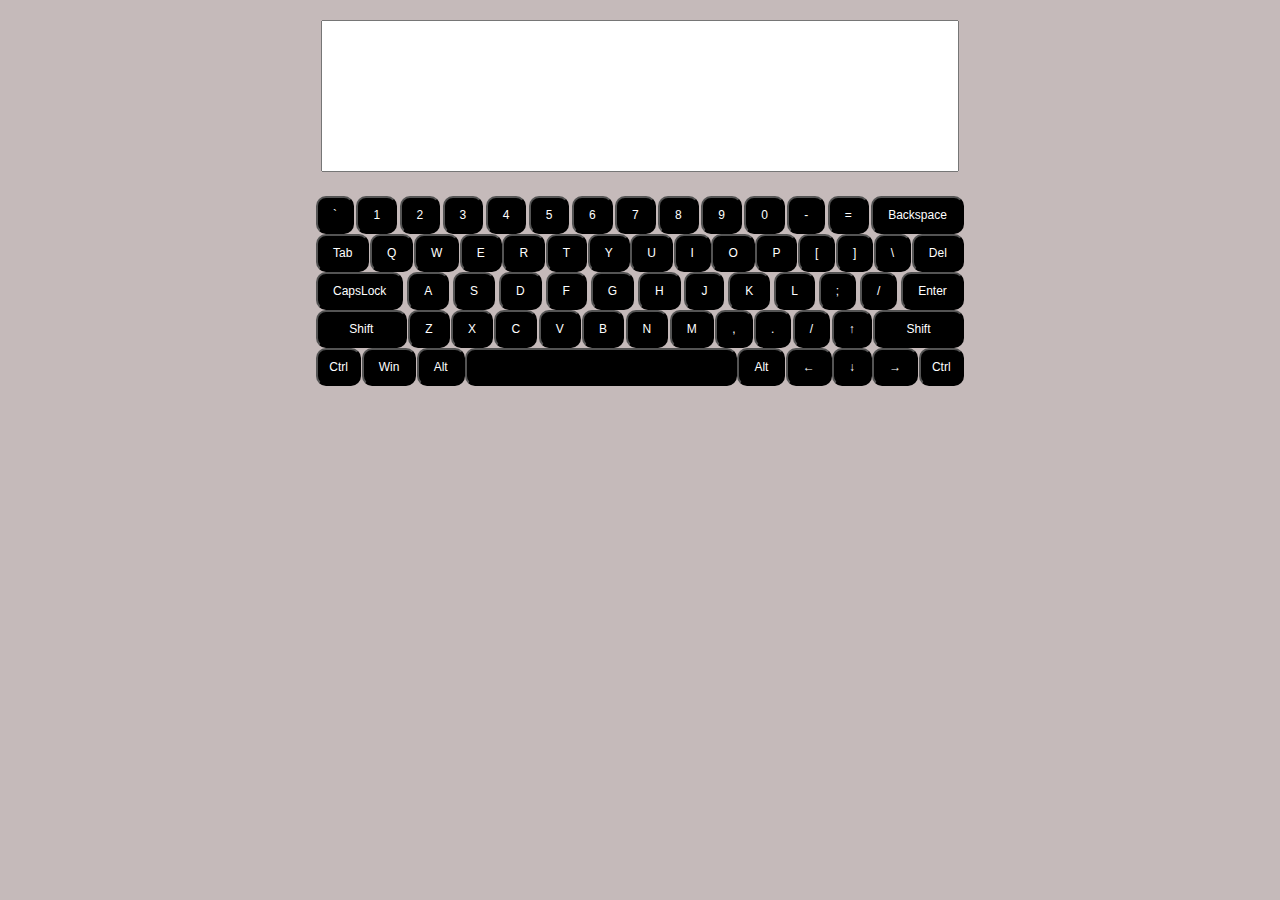
<file: virtual_keyboard/index.html>
<!DOCTYPE html>
<html lang="en">

<head>
    <meta charset="UTF-8">
    <meta name="viewport" content="width=device-width, initial-scale=1.0">
    <title>Virtual KeyBoard</title>
    <link rel="stylesheet" href="style.css">
    <link rel="shortcut icon" href="img/favicon/icons8-клавиатура-32.png" type="image/x-icon">
   </head>

<body>
    <script src="script.js">

    </script>
</body>

</html>
</file>
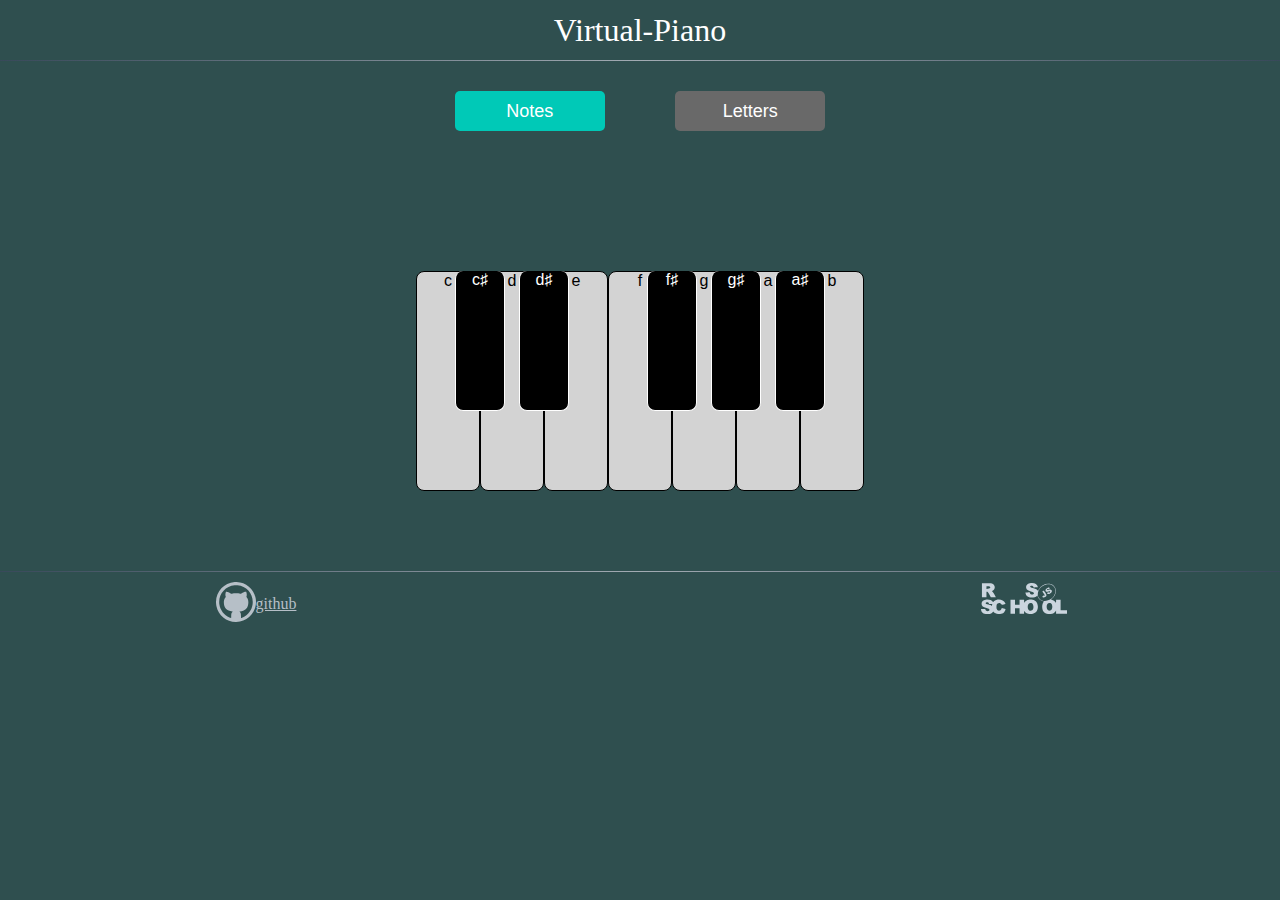
<file: virtual_piano/index.html>
<!DOCTYPE html>
<html lang="en">

<head>
    <meta charset="UTF-8">
    <meta http-equiv="X-UA-Compatible" content="IE=edge">
    <meta name="viewport" content="width=device-width, initial-scale=1.0">
    <title>virtual-piano</title>
    <link rel="stylesheet" href="style.css">
    <link rel="shortcut icon" href="./assets/favicon/piano_icon-icons.com_60187.ico" type="image/x-icon">
</head>

<body>
    <div class="wrapper">
        <header class="header">
            <div class="header-wrapper">
                <h1 class="header-text">Virtual-Piano</h1>
            </div>
        </header>
        <main class="main notes">
            <div class="main-wrapper">
                <div class="main-btn-switch">
                    <button class="switch-btn switch-btn-notes switchBackground">Notes</button>
                    <button class="switch-btn switch-btn-letters">Letters</button>
                </div>
                <div class="all-piano-btn">
                    <div class="upper-btn-block">
                        <div data-key="82" data-letter="R" data-note="c♯" class="btn-upper btn-piano"></div>
                        <div data-key="84" data-letter="T" data-note="d♯" class="btn-upper btn-piano"></div>
                        <div data-key="!#" class="btn-upper btn-piano"></div>
                        <div data-key="85" data-letter="U" data-note="f♯" class="btn-upper btn-piano"></div>
                        <div data-key="73" data-letter="I" data-note="g♯" class="btn-upper btn-piano"></div>
                        <div data-key="79" data-letter="O" data-note="a♯" class="btn-upper btn-piano"></div>
                    </div>
                    <div class="lower-btn-block">
                        <div data-key="68" data-letter="D" data-note="c" class="btn btn-piano btn-lower"></div>
                        <div data-key="70" data-letter="F" data-note="d" class="btn btn-piano btn-lower"></div>
                        <div data-key="71" data-letter="G" data-note="e" class="btn btn-piano btn-lower"></div>
                        <div data-key="72" data-letter="H" data-note="f" class="btn btn-piano btn-lower"></div>
                        <div data-key="74" data-letter="J" data-note="g" class="btn btn-piano btn-lower"></div>
                        <div data-key="75" data-letter="K" data-note="a" class="btn btn-piano btn-lower"></div>
                        <div data-key="76" data-letter="L" data-note="b" class="btn btn-piano btn-lower"></div>
                    </div>
                </div>
                <audio id="75" class="sound" data-key="75" src="./assets/assets/audio/a.mp3" type="audio/mp3"></audio>
                <audio id="79" class="sound" data-key="79" src="./assets/assets/audio/a♯.mp3" type="audio/mp3"></audio>
                <audio id="76" class="sound" data-key="76" src="./assets/assets/audio/b.mp3" type="audio/mp3"></audio>
                <audio id="68" class="sound" data-key="68" src="./assets/assets/audio/c.mp3" type="audio/mp3"></audio>
                <audio id="82" class="sound" data-key="82" src="./assets/assets/audio/c♯.mp3" type="audio/mp3"></audio>
                <audio id="70" class="sound" data-key="70" src="./assets/assets/audio/d.mp3" type="audio/mp3"></audio>
                <audio id="84" class="sound" data-key="84" src="./assets/assets/audio/d♯.mp3" type="audio/mp3"></audio>
                <audio id="71" class="sound" data-key="71" src="./assets/assets/audio/e.mp3" type="audio/mp3"></audio>
                <audio id="72" class="sound" data-key="72" src="./assets/assets/audio/f.mp3" type="audio/mp3"></audio>
                <audio id="85" class="sound" data-key="85" src="./assets/assets/audio/f♯.mp3" type="audio/mp3"></audio>
                <audio id="74" class="sound" data-key="74" src="./assets/assets/audio/g.mp3" type="audio/mp3"></audio>
                <audio id="73" class="sound" data-key="73" src="./assets/assets/audio/g♯.mp3" type="audio/mp3"></audio>
            </div>
        </main>
        <footer class="footer">
            <div class="footer-wrapper">
                <div class="all-block">
                    <ul class="github">
                        <li class="github-img">
                            <img src="./assets/assets/svg/github.svg" alt="icon_github">
                        </li>
                        <li class="gihub-link">
                            <a href="https://github.com/rolling-scopes-school/zebnitskymax-JSFE2021Q1/tree/virtual-piano" class="link-repository">
                                github
                            </a>
                        </li>
                    </ul>
                    <div class="logo">
                        <img src="./assets/assets/svg/rss.svg" alt="">
                    </div>
                </div>
            </div>
        </footer>
    </div>
    <script src="script.js"></script>
</body>

</html>
</file>
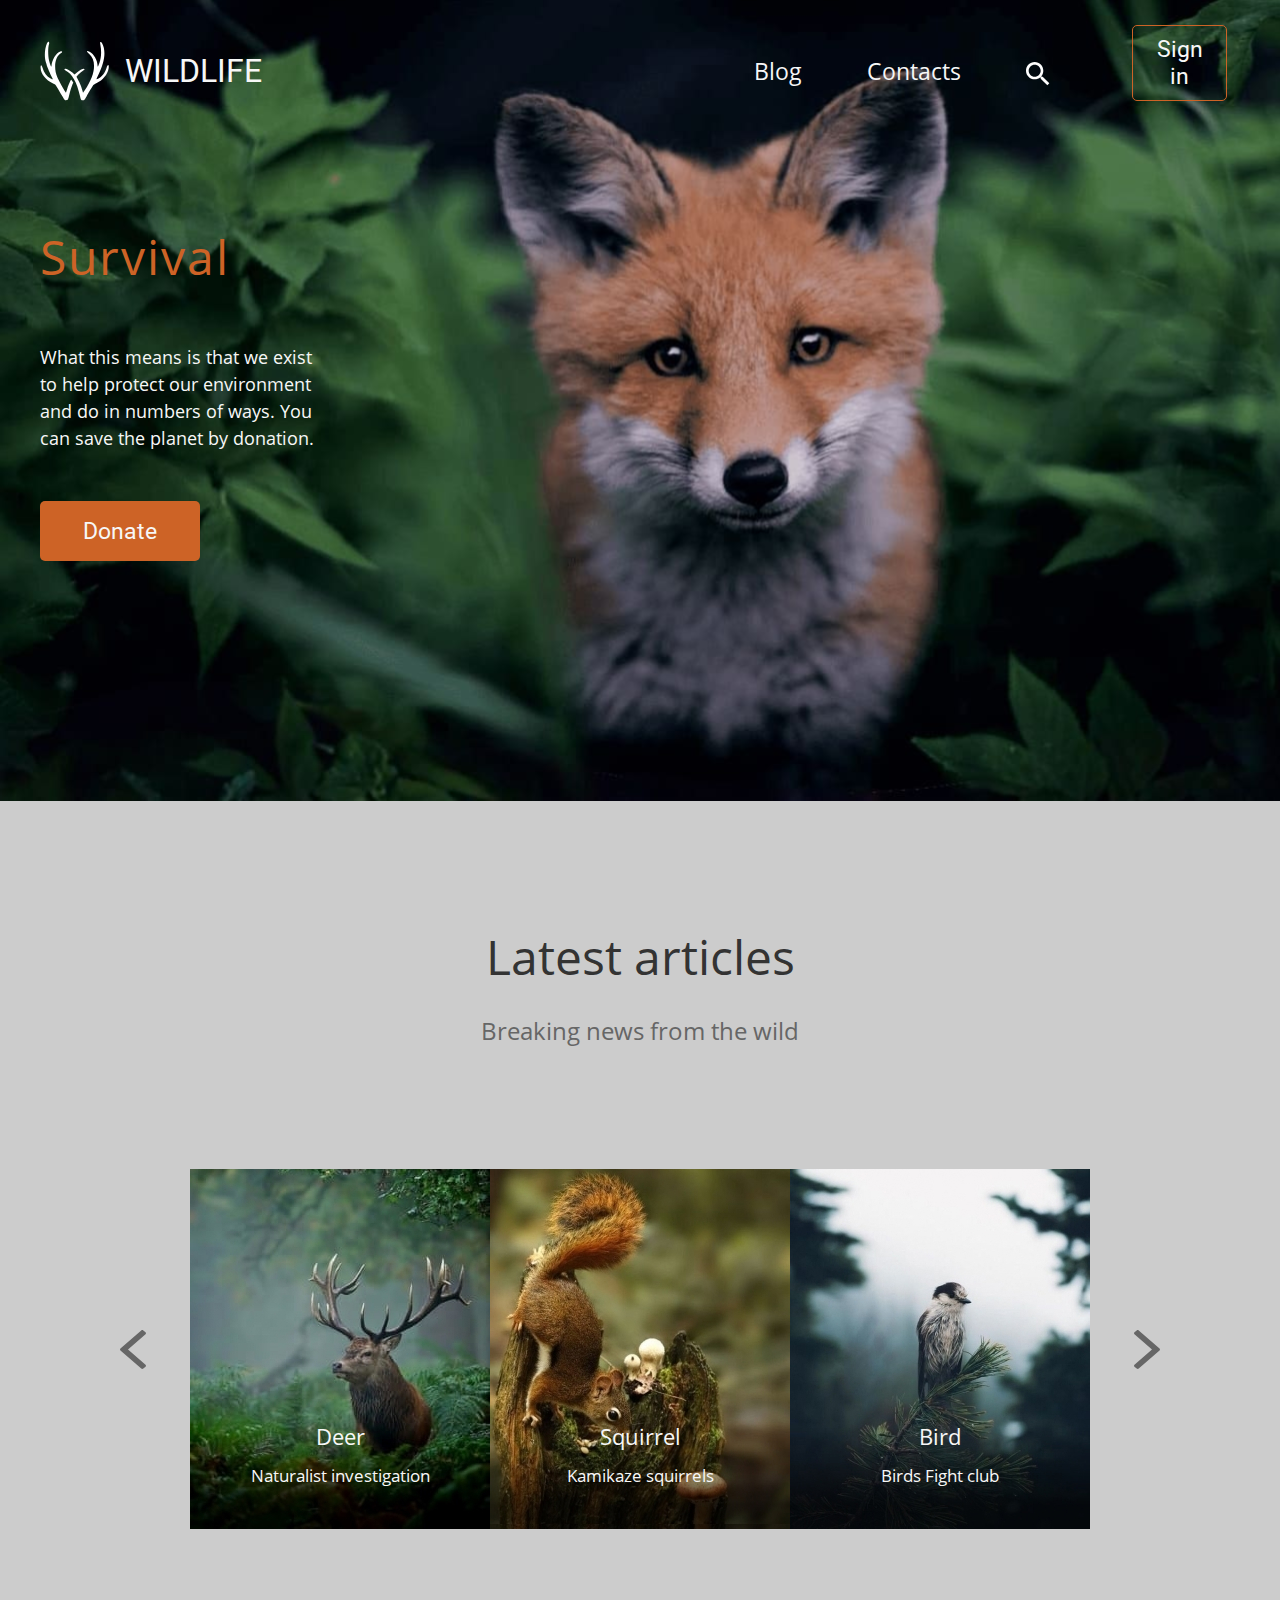
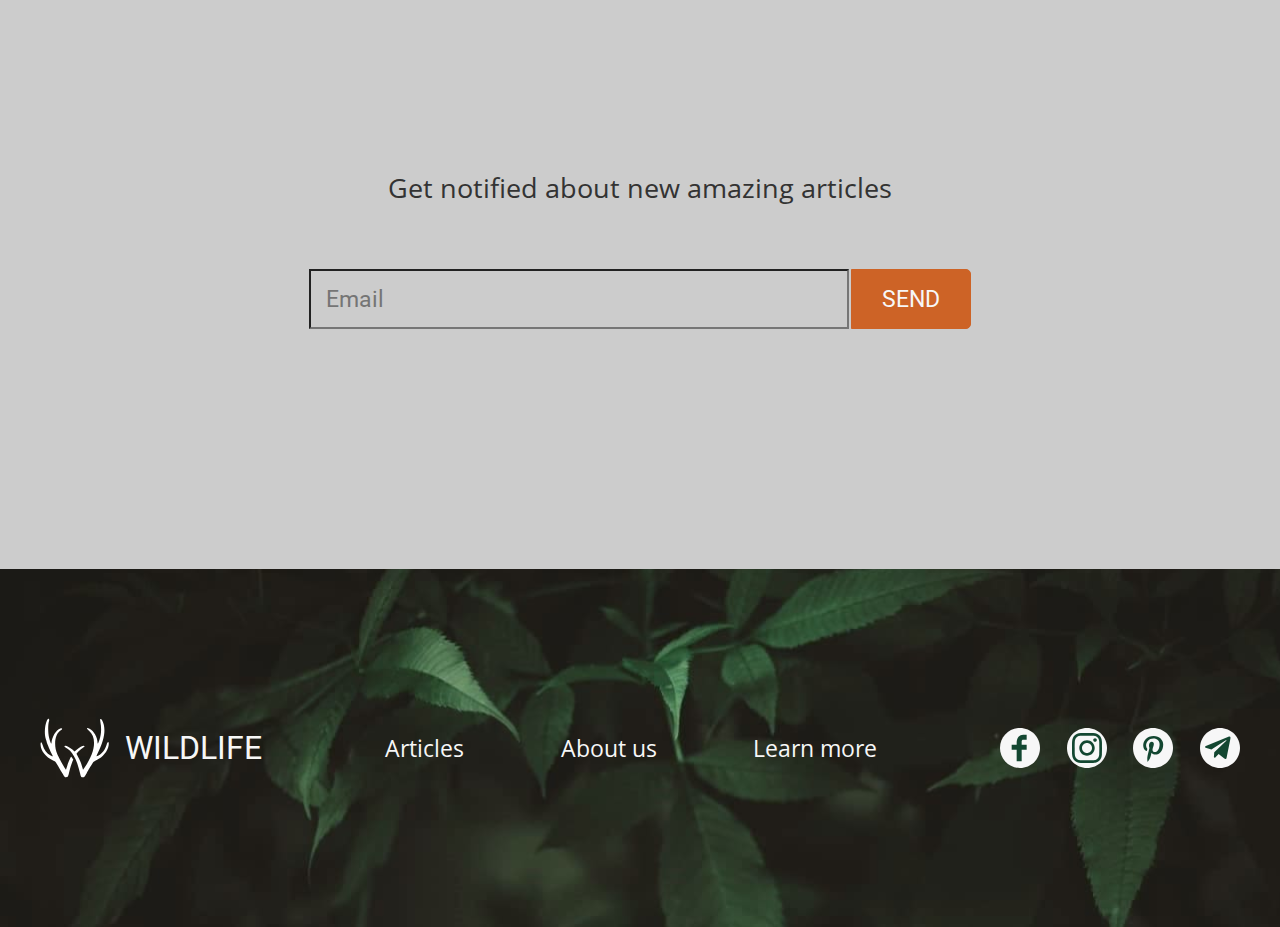
<file: wildlife/index.html>
<!DOCTYPE html>
<html lang="en">

<head>
    <meta charset="UTF-8">
    <meta http-equiv="X-UA-Compatible" content="IE=edge">
    <meta name="viewport" content="width=device-width, initial-scale=1.0">
    <title>Wildlife</title>
    <link rel="stylesheet" href="./style.css">
    <link rel="stylesheet" href="./assets/css/reset-css.css">
    <link rel="stylesheet" href="./assets/css/fonts.css">
    <link rel="shortcut icon"
        href="./assets/favicon/japan_mountain_landscape_nature_fuji_landmark_japanese_lake_icon_127292.ico"
        type="image/x-icon">
</head>

<body>
    <div class="wrapper-all">
        <header class="header">
            <div class="wrapper">
                <div class="header-wrapper">
                    <div class="header-logo">
                        <a href="#!" class="header-logo-link">
                            <img class="header-logo-img" src="./assets/img/path0.svg" alt="logo">
                            <h1 class="header-h1">wildlife</h1>
                        </a>
                    </div>
                    <nav class="header-nav">
                        <ul class="header__list">
                            <li class="header__item">
                                <a href="#!" class="header__link">
                                    Blog
                                </a>
                            </li>
                            <li class="header__item">
                                <a href="#!" class="header__link">
                                    Contacts
                                </a>
                            </li>
                            <li class="header__item">
                                <a href="#!" class="header__link header__link__img">
                                    <img src="./assets/img/Vector.svg" alt="search">
                                </a>
                            </li>
                            <!-- <li class="header__item header__item_last">
                                <a href="#!" class="header__link">
                                    Sign in
                                </a>
                            </li> -->
                        </ul>
                    </nav>
                    <div class="header-btn">
                        <button class="header-btn__btn">
                            Sign in
                        </button>
                    </div>
                </div>
                <div class="content">
                    <h1 class="content-h1">
                        Survival
                    </h1>
                    <p class="content-p">
                        What this means is that we exist to help protect our environment and do in numbers of ways. You
                        can save the planet by donation.
                    </p>
                    <button class="content-btn">
                        Donate
                    </button>
                </div>
            </div>
        </header>
        <main class="main">
            <section class="section-latest-articals">
                <div class="contant-latest-articals">
                    <h1 class="h1-latest-articals">
                        Latest articles
                    </h1>
                    <p class="p-latest-articals">
                        Breaking news from the wild
                    </p>
                </div>
                <div class="slider-latest-articals">
                    <div class="arrow-left">
                        <img src="./assets/img/arrow.svg" alt="arrow">
                    </div>
                    <div class="pictures-slider">
                        <div class="picture-1-slider picture-box">
                            <div class="article-picture">
                                <h3 class="picture-box-h3">
                                    Deer
                                </h3>
                                <p class="picture-box-p">
                                    Naturalist investigation
                                </p>
                            </div>
                        </div>
                        <div class="picture-2-slider picture-box">
                            <div class="article-picture">
                                <h3 class="picture-box-h3">
                                    Squirrel
                                </h3>
                                <p class="picture-box-p">
                                    Kamikaze squirrels
                                </p>
                            </div>
                        </div>

                        <div class="picture-3-slider picture-box">
                            <div class="article-picture">
                                <h3 class="picture-box-h3">
                                    Bird
                                </h3>
                                <p class="picture-box-p">
                                    Birds Fight club
                                </p>
                            </div>
                        </div>
                    </div>
                    <div class="arrow-right">
                        <img src="./assets/img/arrow.svg" alt="arrow">
                    </div>
                </div>
            </section>
            <section class="section-Get-notified">
                <h2 class="Get-notified-h1">
                    Get notified about new amazing articles
                </h2>
                <form class="form-Get-notified">
                    <input class="form-email" type="Email" name="Email" placeholder="Email">
                    <input class="form-submit " type="submit" value="SEND">
                </form>
            </section>
        </main>
        <footer class="footer">
            <div class="wrapper">
                <div class="header-wrapper footer-wrapper">
                    <div class="footer-logo">
                        <a href="#!" class="footer-logo-link">
                            <img class="footer-logo-img" src="./assets/img/path0.svg" alt="logo">
                            <h1 class="footer-h1">wildlife</h1>
                        </a>
                    </div>
                    <nav class="footer-nav">
                        <ul class="footer__list">
                            <li class="footer__item">
                                <a href="#!" class="footer__link">
                                    Articles
                                </a>
                            </li>
                            <li class="footer__item">
                                <a href="#!" class="footer__link">
                                    About us
                                </a>
                            </li>
                            <li class="footer__item">
                                <a href="#!" class="footer__link">
                                    Learn more
                                </a>
                            </li>
                        </ul>
                    </nav>
                    <div class="social-network">
                        <div class="social-network__img">
                            <img src="./assets/img/facebook.svg" alt="facebook">
                        </div>
                        <div class="social-network__img">
                            <img src="./assets/img/instagram.svg" alt="instagram">
                        </div>
                        <div class="social-network__img">
                            <img src="./assets/img/pintarest.svg" alt="pintarest">
                        </div>
                        <div class="social-network__img">
                            <img src="./assets/img/telegram.svg" alt="telegram">
                        </div>
                    </div>
                </div>
            </div>
        </footer>
    </div>
</body>

</html>
</file>
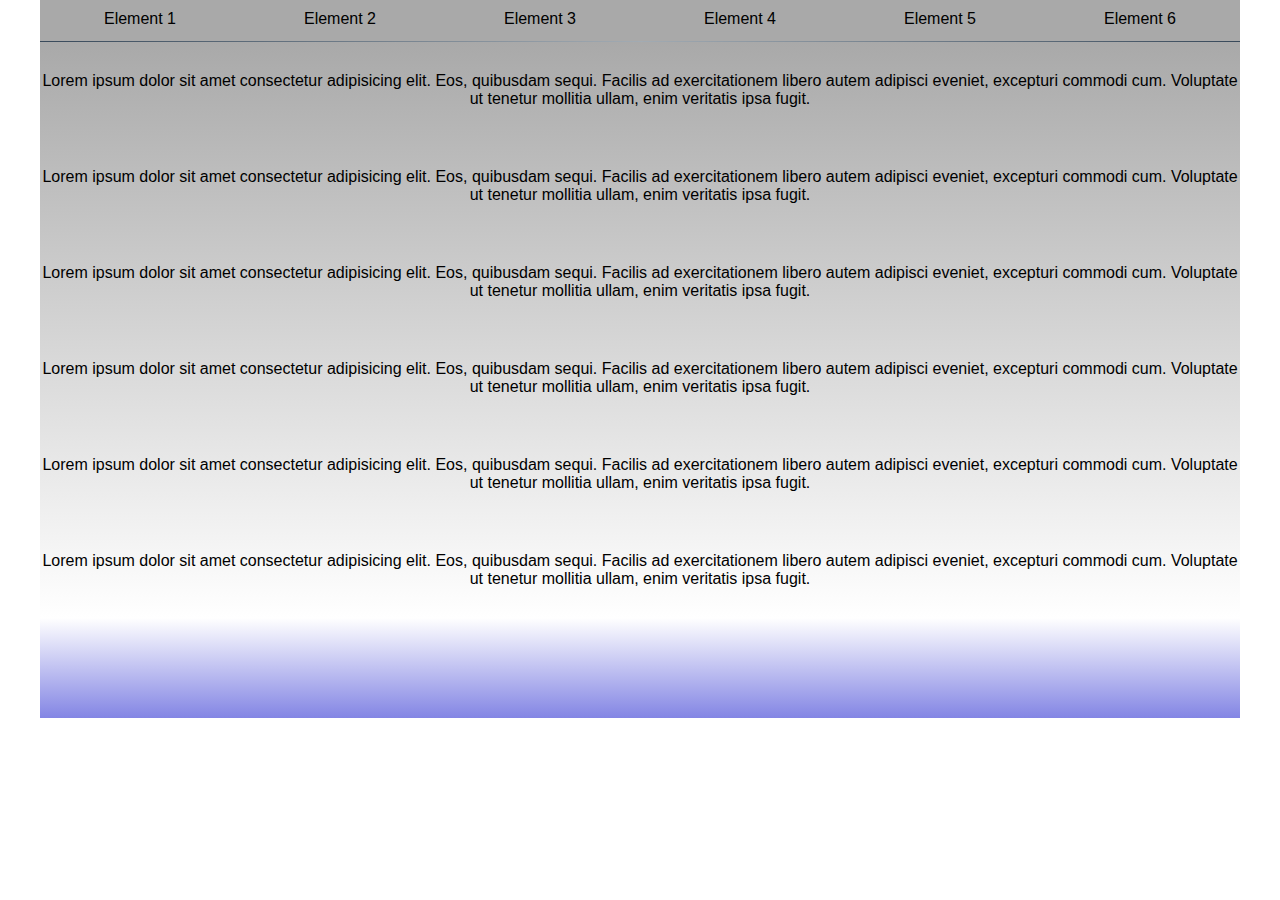
<file: OZitag/main.html>
<!DOCTYPE html>
<html lang="en">

<head>
    <meta charset="UTF-8">
    <meta http-equiv="X-UA-Compatible" content="IE=edge">
    <meta name="viewport" content="width=device-width, initial-scale=1.0">
    <title>OZiTAG</title>
    <link rel="stylesheet" href="style.css">
    <link rel="stylesheet" href="./icomoon/style.css">
</head>

<body>
    <div class="wrapper">
        <header class="header">
            <div class="header-wrapper">
                <div class="container burger-menu ">
                    <div class="bar1"></div>
                    <div class="bar2"></div>
                    <div class="bar3"></div>
                </div>
                <ul class="header-nav">
                    <li class="nav-list dropdown">
                        <a href="javascript:void(0)" class="nav-item ">Element 1</a>
                        <i class="icon-arrow-up open-close"></i>
                        
                            <ul class="top-level dropdown-content">
                                <li><a href="javascript:void(0)" class="dropdown-item">element 1.1</a></li>
                                <li class="dropdown">
                                    <a href="javascript:void(0)" class="dropdown-item">element 1.2</a><i class="icon-arrow-up open-close"></i>
                                    <ul class="dropdown-item-list dropdown-content">
                                        <li> <a class="item" href="javascript:void(0)">element 1.2.1</a></li>
                                        <li> <a class="item" href="javascript:void(0)">element 1.2.2</a></li>
                                        <li> <a class="item" href="javascript:void(0)">element 1.2.3</a></li>
                                    </ul>
                                </li>
                                <li class="dropdown">
                                    <a href="javascript:void(0)" class="dropdown-item">element 1.3</a>
                                    <i class="icon-arrow-up open-close"></i>
                                    <ul class="dropdown-item-list dropdown-content">
                                        <li> <a class="item" href="javascript:void(0)">element 1.3.1</a></li>
                                        <li> <a class="item" href="javascript:void(0)">element 1.3.2</a></li>
                                        <li> <a class="item" href="javascript:void(0)">element 1.3.3</a></li>
                                    </ul>
                                </li>
                                <li> <a href="javascript:void(0)" class="dropdown-item">element 1.4</a></li>
                                <li class="dropdown"> <a href="javascript:void(0)" class="dropdown-item">element 1.5</a><i class="icon-arrow-up open-close"></i>
                                    <ul class="dropdown-item-list dropdown-content">
                                        <li> <a class="item" href="javascript:void(0)">element 1.5.1</a></li>
                                        <li> <a class="item" href="javascript:void(0)">element 1.5.2</a></li>
                                        <li> <a class="item" href="javascript:void(0)">element 1.5.3</a></li>
                                    </ul>
                                </li>
                            </ul>
                    </li>
                    <li class="nav-list dropdown">
                        <a href="javascript:void(0)" class="nav-item">Element 2</a><i class="icon-arrow-up open-close"></i>
                            <ul class="top-level dropdown-content">
                                <li><a href="javascript:void(0)" class="dropdown-item">element 2.1</a></li>
                                <li class="dropdown">
                                    <a href="javascript:void(0)" class="dropdown-item">element 2.2</a><i class="icon-arrow-up open-close"></i>
                                    <ul class="dropdown-item-list dropdown-content">
                                        <li> <a class="item" href="javascript:void(0)">element 2.2.1</a></li>
                                        <li> <a class="item" href="javascript:void(0)">element 2.2.2</a></li>
                                        <li> <a class="item" href="javascript:void(0)">element 2.2.3</a></li>
                                    </ul>
                                </li>
                                <li> <a href="javascript:void(0)" class="dropdown-item">element 2.3</a></li>
                                <li> <a href="javascript:void(0)" class="dropdown-item">element 2.4</a></li>
                                <li> <a href="javascript:void(0)" class="dropdown-item">element 2.5</a></li>
                            </ul>
                    </li>
                    <li class="nav-list dropdown">
                        <a href="javascript:void(0)" class="nav-item ">Element 3</a><i class="icon-arrow-up open-close"></i>
                            <ul class="top-level dropdown-content">
                                <li><a href="javascript:void(0)" class="dropdown-item">element 3.1</a></li>
                                <li class="dropdown">
                                    <a href="!#" class="dropdown-item">element 3.2</a><i class="icon-arrow-up open-close"></i>
                                    <ul class="dropdown-item-list dropdown-content">
                                        <li> <a class="item" href="javascript:void(0)">element 3.2.1</a></li>
                                        <li> <a class="item" href="javascript:void(0)">element 3.2.2</a></li>
                                        <li> <a class="item" href="javascript:void(0)">element 3.2.3</a></li>
                                    </ul>
                                </li>
                                <li><a href="javascript:void(0)" class="dropdown-item">element 3.3</a></li>
                                <li><a href="javascript:void(0)" class="dropdown-item">element 3.4</a></li>
                                <li><a href="javascript:void(0)" class="dropdown-item">element 3.5</a></li>
                            </ul>
                    </li>
                    <li class="nav-list dropdown">
                        <a href="javascript:void(0)" class="nav-item ">Element 4</a>
                        <i class="icon-arrow-up open-close"></i>
                            <ul class="top-level dropdown-content">
                                <li><a href="javascript:void(0)" class="dropdown-item">element 4.1</a></li>
                                <li class="dropdown">
                                    <a href="javascript:void(0)" class="dropdown-item">element 4.2</a>
                                    <i class="icon-arrow-up open-close"></i>
                                    <ul class="dropdown-item-list dropdown-content">
                                        <li> <a class="item" href="javascript:void(0)">element 4.2.1</a></li>
                                        <li> <a class="item" href="javascript:void(0)">element 4.2.2</a></li>
                                        <li> <a class="item" href="javascript:void(0)">element 4.2.3</a></li>
                                    </ul>
                                </li>
                                <li><a href="javascript:void(0)" class="dropdown-item">element 4.3</a></li>
                                <li class="dropdown"><a href="javascript:void(0)" class="dropdown-item">element 4.4</a><i class="icon-arrow-up open-close"></i>
                                    <ul class="dropdown-item-list dropdown-content">
                                        <li> <a class="item" href="javascript:void(0)">element 4.4.1</a></li>
                                        <li> <a class="item" href="javascript:void(0)">element 4.4.2</a></li>
                                        <li> <a class="item" href="javascript:void(0)">element 4.4.3</a></li>
                                    </ul>
                                </li>
                                <li> <a href="javascript:void(0)" class="dropdown-item">element 4.5</a></li>
                            </ul>
                    </li>
                    <li class="nav-list dropdown">
                        <a href="javascript:void(0)" class="nav-item ">Element 5</a><i class="icon-arrow-up open-close"></i>
                            <ul class="top-level dropdown-content">
                                <li class="dropdown">
                                    <a href="javascript:void(0)" class="dropdown-item">element 5.1</a><i class="icon-arrow-up open-close"></i>
                                    <ul class="dropdown-item-list dropdown-content">
                                        <li> <a class="item" href="javascript:void(0)">element 5.1.1</a></li>
                                        <li> <a class="item" href="javascript:void(0)">element 5.1.2</a></li>
                                        <li> <a class="item" href="javascript:void(0)">element 5.1.3</a></li>
                                    </ul>
                                </li>
                                <li><a href="javascript:void(0)" class="dropdown-item">element 5.2</a></li>
                                <li><a href="javascript:void(0)" class="dropdown-item">element 5.3</a></li>
                                <li><a href="javascript:void(0)" class="dropdown-item">element 5.4</a></li>
                                <li class="dropdown">
                                    <a href="javascript:void(0)" class="dropdown-item">element 5.5</a><i class="icon-arrow-up open-close"></i>
                                    <ul class="dropdown-item-list dropdown-content">
                                        <li> <a class="item" href="javascript:void(0)">element 5.5.1</a></li>
                                        <li> <a class="item" href="javascript:void(0)">element 5.5.2</a></li>
                                        <li> <a class="item" href="javascript:void(0)">element 5.5.3</a></li>
                                    </ul>
                                </li>
                            </ul>
                    </li>
                    <li class="nav-list dropdown">
                        <a href="javascript:void(0)" class="nav-item ">Element 6</a><span class="icon-arrow-up open-close"></span>
                            <ul class="top-level dropdown-content">
                                <li class="dropdown">
                                    <a href="javascript:void(0)" class="dropdown-item">element 6.1</a><i class="icon-arrow-up open-close"></i>
                                    <ul class="dropdown-item-list dropdown-content">
                                        <li> <a class="item" href="javascript:void(0)">element 6.1.1</a></li>
                                        <li> <a class="item" href="javascript:void(0)">element 6.1.2</a></li>
                                        <li> <a class="item" href="javascript:void(0)">element 6.1.3</a></li>
                                    </ul>
                                </li>
                                <li><a href="javascript:void(0)" class="dropdown-item">element 6.2</a></li>
                                <li><a href="javascript:void(0)" class="dropdown-item">element 6.3</a></li>
                                <li><a href="javascript:void(0)" class="dropdown-item">element 6.4</a></li>
                            </ul>
                    </li>
                </ul>
        </header>
        <main class="main">
            <p>Lorem ipsum dolor sit amet consectetur adipisicing elit. Eos, quibusdam sequi. Facilis ad exercitationem
                libero autem adipisci eveniet, excepturi commodi cum. Voluptate ut tenetur mollitia ullam, enim
                veritatis ipsa fugit.</p>
            <p>Lorem ipsum dolor sit amet consectetur adipisicing elit. Eos, quibusdam sequi. Facilis ad exercitationem
                libero autem adipisci eveniet, excepturi commodi cum. Voluptate ut tenetur mollitia ullam, enim
                veritatis ipsa fugit.</p>
            <p>Lorem ipsum dolor sit amet consectetur adipisicing elit. Eos, quibusdam sequi. Facilis ad exercitationem
                libero autem adipisci eveniet, excepturi commodi cum. Voluptate ut tenetur mollitia ullam, enim
                veritatis ipsa fugit.</p>
            <p>Lorem ipsum dolor sit amet consectetur adipisicing elit. Eos, quibusdam sequi. Facilis ad exercitationem
                libero autem adipisci eveniet, excepturi commodi cum. Voluptate ut tenetur mollitia ullam, enim
                veritatis ipsa fugit.</p>
            <p>Lorem ipsum dolor sit amet consectetur adipisicing elit. Eos, quibusdam sequi. Facilis ad exercitationem
                libero autem adipisci eveniet, excepturi commodi cum. Voluptate ut tenetur mollitia ullam, enim
                veritatis ipsa fugit.</p>
            <p>Lorem ipsum dolor sit amet consectetur adipisicing elit. Eos, quibusdam sequi. Facilis ad exercitationem
                libero autem adipisci eveniet, excepturi commodi cum. Voluptate ut tenetur mollitia ullam, enim
                veritatis ipsa fugit.</p>
        </main>
        <footer class="footer">

        </footer>
    </div>
    <script src="./script.js"></script>
</body>

</html>
</file>
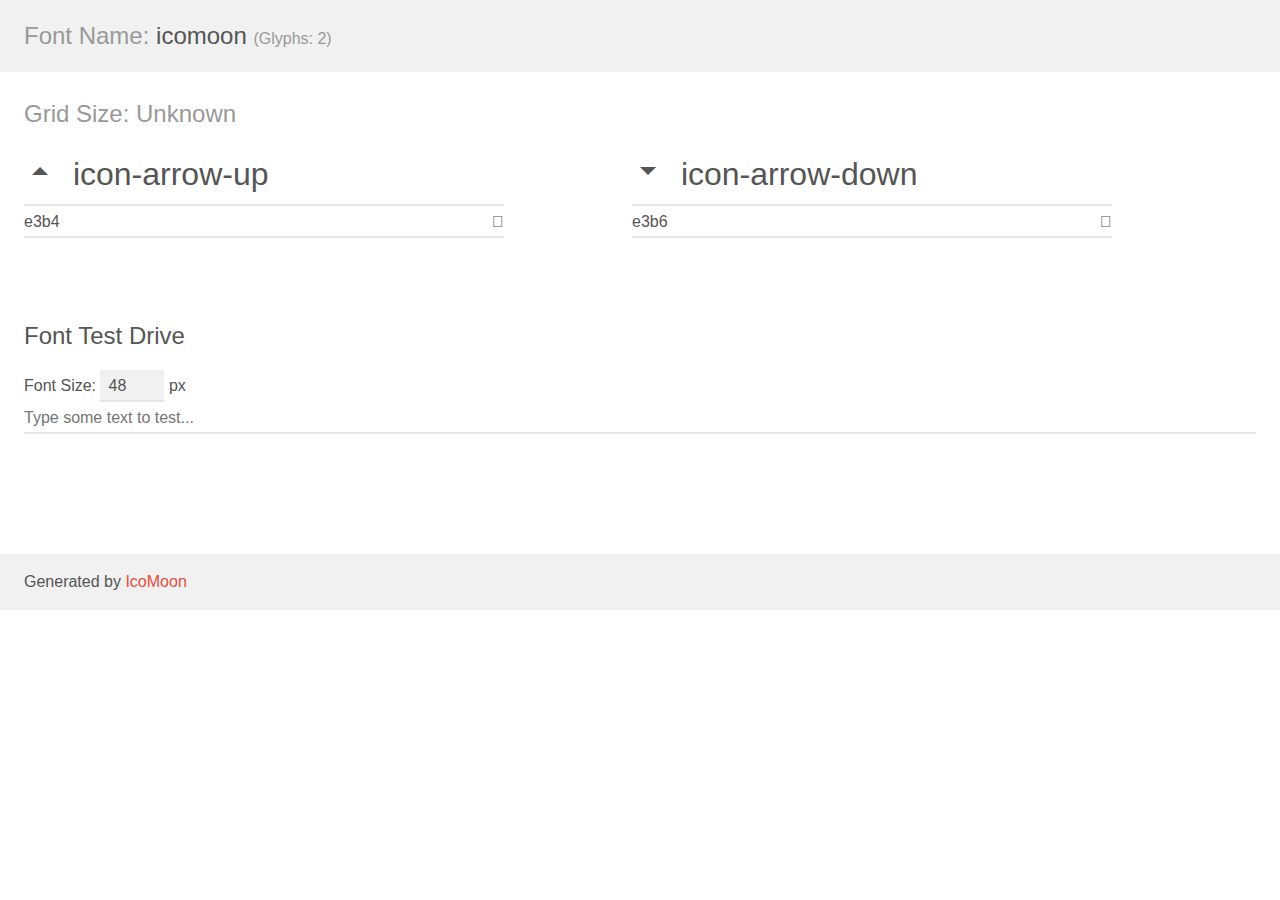
<file: OZitag/icomoon/demo.html>
<!doctype html>
<html>
<head>
    <meta charset="utf-8">
    <title>IcoMoon Demo</title>
    <meta name="description" content="An Icon Font Generated By IcoMoon.io">
    <meta name="viewport" content="width=device-width, initial-scale=1">
    <link rel="stylesheet" href="demo-files/demo.css">
    <link rel="stylesheet" href="style.css"></head>
<body>
    <div class="bgc1 clearfix">
        <h1 class="mhmm mvm"><span class="fgc1">Font Name:</span> icomoon <small class="fgc1">(Glyphs:&nbsp;2)</small></h1>
    </div>
    <div class="clearfix mhl ptl">
        <h1 class="mvm mtn fgc1">Grid Size: Unknown</h1>
        <div class="glyph fs1">
            <div class="clearfix bshadow0 pbs">
                <span class="icon-arrow-up"></span>
                <span class="mls"> icon-arrow-up</span>
            </div>
            <fieldset class="fs0 size1of1 clearfix hidden-false">
                <input type="text" readonly value="e3b4" class="unit size1of2" />
                <input type="text" maxlength="1" readonly value="&#xe3b4;" class="unitRight size1of2 talign-right" />
            </fieldset>
            <div class="fs0 bshadow0 clearfix hidden-true">
                <span class="unit pvs fgc1">liga: </span>
                <input type="text" readonly value="" class="liga unitRight" />
            </div>
        </div>
        <div class="glyph fs1">
            <div class="clearfix bshadow0 pbs">
                <span class="icon-arrow-down"></span>
                <span class="mls"> icon-arrow-down</span>
            </div>
            <fieldset class="fs0 size1of1 clearfix hidden-false">
                <input type="text" readonly value="e3b6" class="unit size1of2" />
                <input type="text" maxlength="1" readonly value="&#xe3b6;" class="unitRight size1of2 talign-right" />
            </fieldset>
            <div class="fs0 bshadow0 clearfix hidden-true">
                <span class="unit pvs fgc1">liga: </span>
                <input type="text" readonly value="" class="liga unitRight" />
            </div>
        </div>
    </div>

    <!--[if gt IE 8]><!-->
    <div class="mhl clearfix mbl">
        <h1>Font Test Drive</h1>
        <label>
            Font Size: <input id="fontSize" type="number" class="textbox0 mbm"
            min="8" value="48" />
            px
        </label>
        <input id="testText" type="text" class="phl size1of1 mvl"
        placeholder="Type some text to test..." value=""/>
        <div id="testDrive" class="icon-" style="font-family: icomoon">&nbsp;
        </div>
    </div>
    <!--<![endif]-->
    <div class="bgc1 clearfix">
        <p class="mhl">Generated by <a href="https://icomoon.io/app">IcoMoon</a></p>
    </div>

    <script src="demo-files/demo.js"></script>
</body>
</html>
</file>
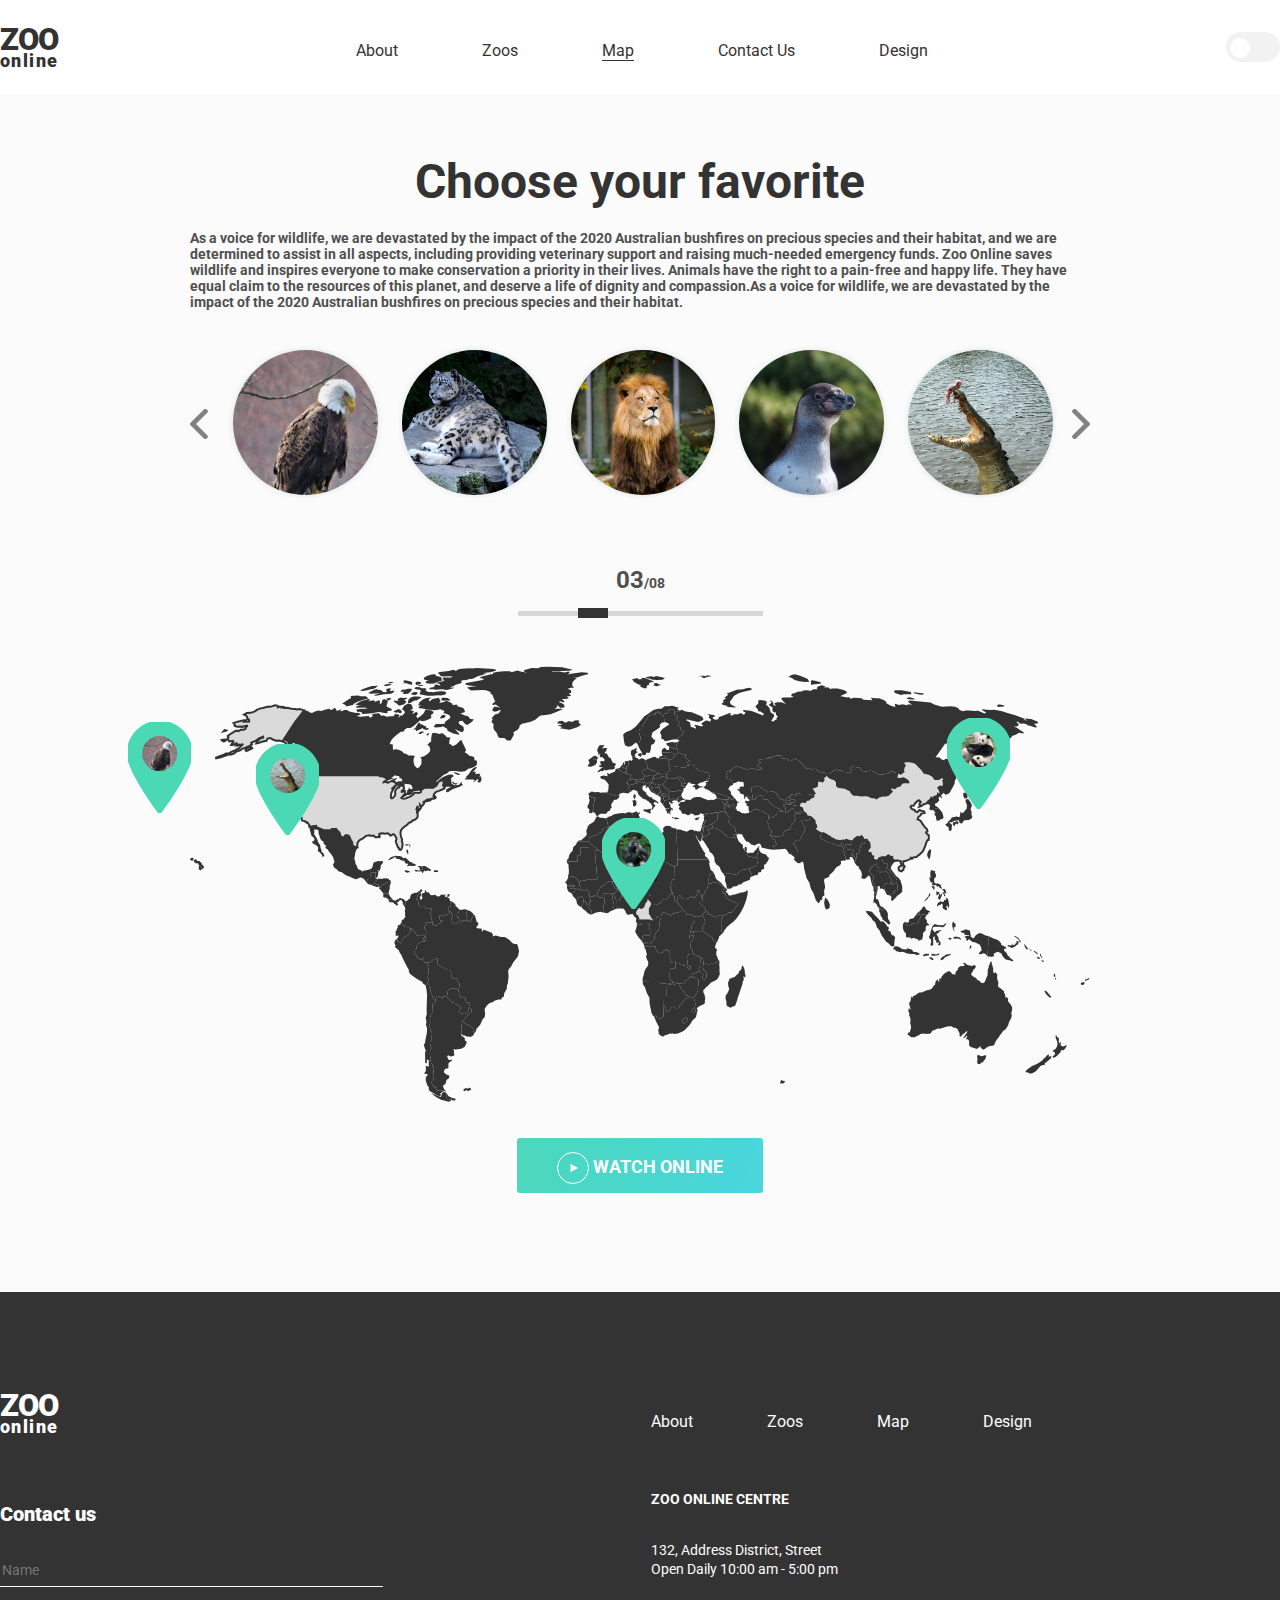
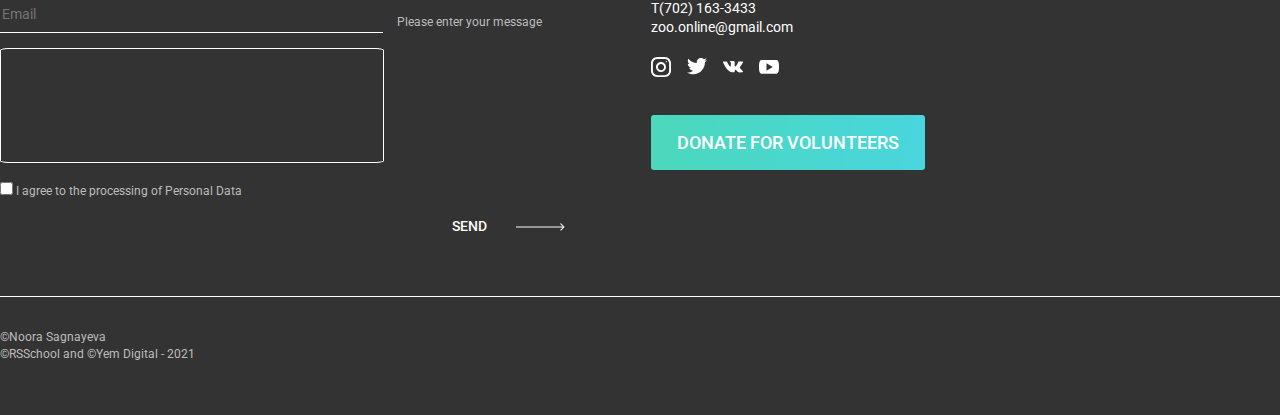
<file: online_zoo/pages/map/map.html>
<!DOCTYPE html>
<html lang="en">

<head>
    <meta charset="UTF-8">
    <meta http-equiv="X-UA-Compatible" content="IE=edge">
    <meta name="viewport" content="width=device-width, initial-scale=1.0">
    <title>Map</title>
    <link rel="stylesheet" href="../../assets/scss/style.css">
    <link rel="shortcut icon" href="../../assets/img/free-30-instagram-stories-icons23_122570.ico" type="image/x-icon">
</head>

<body>
    <header class="header">
        <div class="header-wrapper" id="header">
            <a href="../main/index.html" class="header-logo">
                <h1 class="logo">
                    zoo
                </h1>
                <p class="logo-text">
                    online
                </p>
            </a>
            <ul class="header-list">
                <li class="nav-item">
                    <a href="../main/index.html" class="item-element ">
                        About
                    </a>
                </li>
                <li class="nav-item">
                    <a href="../zoos/zoos.html" class="item-element">
                        Zoos
                    </a>
                </li>
                <li class="nav-item">
                    <a href="javascript:void(0);" class="item-element active">
                        Map
                    </a>
                </li>
                <li class="nav-item">
                    <a href="#contact-us" class="item-element">
                        Contact Us
                    </a>
                </li>
                <li class="nav-item">
                    <a href="https://www.figma.com/file/HKt5Nlx0jghQtJp6jW9q8F/zooApp" class="item-element">
                        Design
                    </a>
                </li>
            </ul>
            <div class="header-switch-btn">
                <button class="switch-btn">
                    <label class="switch">
                        <input type="checkbox">
                        <span class="slider round"></span>
                    </label>
                </button>
            </div>
        </div>
    </header>
    <main class="main you-favorites">
        <section class="choose-you-favorites">
            <div class="favorites-wrapper">
                <h2>
                    Choose your favorite
                </h2>
                <p>
                    As a voice for wildlife, we are devastated by the impact of the 2020 Australian bushfires on
                    precious species and their habitat, and we are determined to assist in all aspects, including
                    providing veterinary support and raising much-needed emergency funds. Zoo Online saves wildlife and
                    inspires everyone to make conservation a priority in their lives. Animals have the right to a
                    pain-free and happy life. They have equal claim to the resources of this planet, and deserve a life
                    of dignity and compassion.As a voice for wildlife, we are devastated by the impact of the 2020
                    Australian bushfires on precious species and their habitat.
                </p>

                <div class="favorites-block-slider block-slider black-bg fivefold-slider circle-block-slider">
                    <a href="" class="arrow arrow-slider arrow-left"></a>
                    <div class="wrapper-slider">
                        <ul class="slide-canvas">
                            <li class="eagle">
                                <div class="wrapper-animals">
                                    <img src="../../assets/img/eagle.jpg" alt="eagle">
                                </div>
                            </li>
                            <li class="leopard">
                                <div class="wrapper-animals">
                                    <img src="../../assets/img/leopard.jpg" alt="leopard">
                                </div>

                            </li>
                            <li class="leon">
                                <div class="wrapper-animals">
                                    <img src="../../assets/img/leon.jpg" alt="leon">
                                </div>

                            </li>
                            <li class="penguins">
                                <div class="wrapper-animals">
                                    <img src="../../assets/img/penguins.jpg" alt="penguins">
                                </div>

                            </li>
                            <li class="crocodile">
                                <div class="wrapper-animals">
                                    <img src="../../assets/img/crocodile.jpg" alt="crocodile">
                                </div>

                            </li>
                            <li class="panda">
                                <div class="wrapper-animals">
                                    <img src="../../assets/img/panda.jpg" alt="panda">
                                </div>

                            </li>
                            <li class="fox">
                                <div class="wrapper-animals">
                                    <img src="../../assets/img/fox.jpg" alt="fox">
                                </div>

                            </li>
                            <li class="gorila">
                                <div class="wrapper-animals">
                                    <img src="../../assets/img/gorila.jpg" alt="gorila">
                                </div>

                            </li>
                        </ul>
                    </div>
                    <a href="" class="arrow arrow-slider arrow-right"></a>
                    <div class="pagination-wrapper">
                        <div class="slider-pagination">
                            <p><b>03</b>/08</p>
                            <div class="progress-bar">
                                <span></span>
                            </div>
                        </div>
                    </div>
                </div>
            </div>

        </section>
        <section class="map">
            <div class="map-wrapper">
                <!-- <h2>
                    Map
                </h2> -->
                <div class="map-world">
                    <a href="javascript:void(0);" class="location-pin" id="pin1">
                    </a>
                    <a href="javascript:void(0);" class="location-pin" id="pin2">
                    </a>
                    <a href="javascript:void(0);" class="location-pin" id="pin3">
                    </a>
                    <a href="javascript:void(0);" class="location-pin" id="pin4">
                    </a>
                </div>
                <button class="map-btn btn">
                    <span class="img-play ">
                        <img src="../../assets/img/btn-play.svg" alt="play">
                    </span>
                    watch online
                </button>
            </div>
        </section>
    </main>
    <footer class="footer">
        <div class="footer-wrapper" id="contact-us">
            <div class="column-1">
                <a href="../main/index.html" class="header-logo">
                    <h2 class="logo">
                        zoo
                    </h2>
                    <p class="logo-text">
                        online
                    </p>
                </a>
                <div class="contact-us">
                    <h3 class="contact-us__title">Contact us</h3>
                    <form action="" class="contact-us__form">
                        <input type="text" class="form-text" placeholder="Name" required pattern="[a-zA-Z]{3,15}">
                        <input type="email" class="form-email" placeholder="Email" required>
                        <label class="label-textarea" for="textarea">
                            Please enter your message
                        </label>
                        <textarea class="form-textarea" name="" id="textarea" cols="30" rows="10"></textarea>
                        <label for="checkbox" class="form-label">
                            <input type="checkbox" class="form-checkbox" id="checkbox">
                            I agree to the processing of Personal Data
                        </label>
                        <button class="form-btn" type="submit">
                            send
                            <span class="arrow-btn">
                                <img src="../../assets/img/arrow-for-btn-footer.svg" alt="arrow">
                            </span>
                        </button>
                    </form>
                </div>
            </div>
            <div class="column-2">
                <ul class="header-list">
                    <li class="nav-item">
                        <a href="../main/index.html" class="item-element">
                            About
                        </a>
                    </li>
                    <li class="nav-item">
                        <a href="../zoos/zoos.html" class="item-element">
                            Zoos
                        </a>
                    </li>
                    <li class="nav-item">
                        <a href="#header" class="item-element">
                            Map
                        </a>
                    </li>
                    <li class="nav-item">
                        <a href="https://www.figma.com/file/HKt5Nlx0jghQtJp6jW9q8F/zooApp;" class="item-element">
                            Design
                        </a>
                    </li>
                </ul>
                <div class="contacts">
                    <h3 class="contacts-name">
                        zoo online centre
                    </h3>
                    <p class="address">
                        132, Address District, Street
                        <br>
                        Open Daily 10:00 am - 5:00 pm
                    </p>
                    <p class="email">
                       <a href="tel:(702) 163-3433">T(702) 163-3433</a>
                        <br>
                        <a href="mailto:zoo.online@gmail.com">zoo.online@gmail.com</a>
                    </p>
                    <ul class="social-list">
                        <li class="social-item">
                            <a class="instagram" href="javascript:void(0);"></a>
                        </li>
                        <li class="social-item">
                            <a class="twitter" href="javascript:void(0);"></a>
                        </li>
                        <li class="social-item">
                            <a class="vk" href="javascript:void(0);"></a>
                        </li>
                        <li class="social-item">
                            <a class="youtube" href="javascript:void(0);"></a>
                        </li>
                    </ul>
                </div>
                <button class="btn-footer btn">
                    donate for volunteers
                </button>
            </div>
            <div class="column-3">
                <p class="copyright">
                    ©Noora Sagnayeva
                    <br>
                    ©RSSchool and ©Yem Digital - 2021
                </p>
            </div>
        </div>
    </footer>
</body>

</html>
</file>
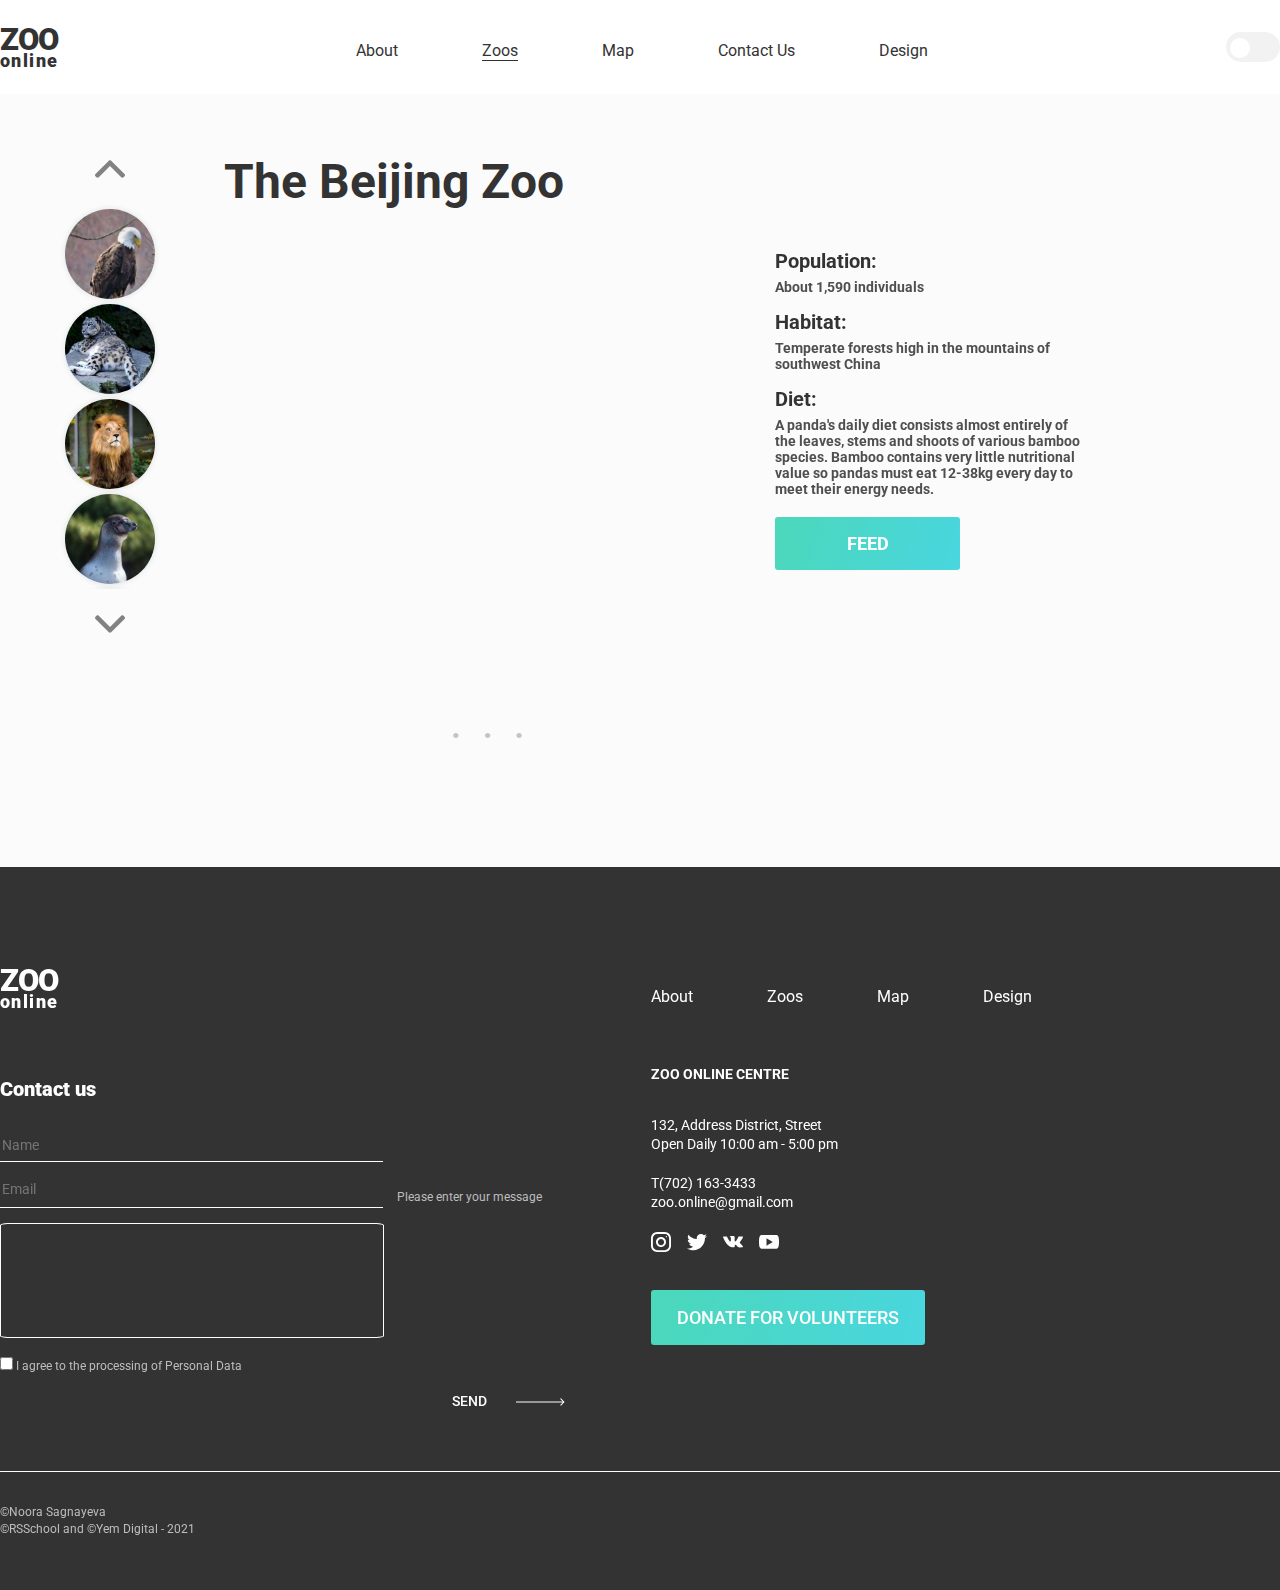
<file: online_zoo/pages/zoos/zoos.html>
<!DOCTYPE html>
<html lang="en">

<head>
    <meta charset="UTF-8">
    <meta http-equiv="X-UA-Compatible" content="IE=edge">
    <meta name="viewport" content="width=device-width, initial-scale=1.0">
    <title>Zoos</title>
    <link rel="stylesheet" href="../../assets/scss/style.css">
    <link rel="shortcut icon" href="../../assets/img/free-30-instagram-stories-icons23_122570.ico" type="image/x-icon">
</head>

<body>
    <header class="header">
        <div class="header-wrapper" id="header">
            <a href="../main/index.html" class="header-logo">
                <h1 class="logo">
                    zoo
                </h1>
                <p class="logo-text">
                    online
                </p>
            </a>
            <ul class="header-list">
                <li class="nav-item">
                    <a href="../main/index.html" class="item-element ">
                        About
                    </a>
                </li>
                <li class="nav-item">
                    <a href="javascript:void(0);" class="item-element active">
                        Zoos
                    </a>
                </li>
                <li class="nav-item">
                    <a href="../map/map.html" class="item-element">
                        Map
                    </a>
                </li>
                <li class="nav-item">
                    <a href="#contact-us" class="item-element">
                        Contact Us
                    </a>
                </li>
                <li class="nav-item">
                    <a href="https://www.figma.com/file/HKt5Nlx0jghQtJp6jW9q8F/zooApp" class="item-element">
                        Design
                    </a>
                </li>
            </ul>
            <div class="header-switch-btn">
                <button class="switch-btn">
                    <label class="switch">
                        <input type="checkbox">
                        <span class="slider round"></span>
                    </label>
                </button>
            </div>
        </div>
    </header>
    <main class="main">
        <section class="zoos-webcamera">
                     
            <div class="zoos-webcamera-wrapper">
<!-- asside vertical slide -->
                <div class="vertical-block-slider block-slider black-bg quattro-slider circle-block-slider">
                    <a href="" class="arrow arrow-slider arrow-left"></a>
                    <div class="wrapper-slider">
                        <ul class="slide-canvas">
                            <li class="eagle">
                                <div class="wrapper-animals">
                                    <img src="../../assets/img/eagle.jpg" alt="eagle">
                                </div>
                            </li>
                            <li class="leopard">
                                <div class="wrapper-animals">
                                    <img src="../../assets/img/leopard.jpg" alt="leopard">
                                </div>

                            </li>
                            <li class="leon">
                                <div class="wrapper-animals">
                                    <img src="../../assets/img/leon.jpg" alt="leon">
                                </div>

                            </li>
                            <li class="penguins">
                                <div class="wrapper-animals">
                                    <img src="../../assets/img/penguins.jpg" alt="penguins">
                                </div>

                            </li>
                            <li class="crocodile">
                                <div class="wrapper-animals">
                                    <img src="../../assets/img/crocodile.jpg" alt="crocodile">
                                </div>

                            </li>
                            <li class="panda">
                                <div class="wrapper-animals">
                                    <img src="../../assets/img/panda.jpg" alt="panda">
                                </div>

                            </li>
                            <li class="fox">
                                <div class="wrapper-animals">
                                    <img src="../../assets/img/fox.jpg" alt="fox">
                                </div>

                            </li>
                            <li class="gorila">
                                <div class="wrapper-animals">
                                    <img src="../../assets/img/gorila.jpg" alt="gorila">
                                </div>

                            </li>
                        </ul>
                    </div>
                    <a href="" class="arrow arrow-slider arrow-right"></a>
                </div>
<!-- main contant -->
                <div class="column-1-zoos main-webvideo">
                    <h2>
                        The Beijing Zoo
                    </h2>
                    <iframe class="main-video" width="527" height="297" src="https://www.youtube.com/embed/OObOQ2GElhA"
                        title="YouTube video player" frameborder="0"
                        allow="accelerometer; autoplay; clipboard-write; encrypted-media; gyroscope; picture-in-picture"
                        allowfullscreen>
                    </iframe>

                    <ul class="slide-videos">
                        <li>
                            <iframe width="164" height="94" src="https://www.youtube.com/embed/OObOQ2GElhA"
                                title="YouTube video player" frameborder="0"
                                allow="accelerometer; autoplay; clipboard-write; encrypted-media; gyroscope; picture-in-picture"
                                allowfullscreen></iframe>
                        </li>
                        <li>
                            <iframe width="164" height="94" src="https://www.youtube.com/embed/OObOQ2GElhA"
                                title="YouTube video player" frameborder="0"
                                allow="accelerometer; autoplay; clipboard-write; encrypted-media; gyroscope; picture-in-picture"
                                allowfullscreen></iframe>
                        </li>
                        <li>
                            <iframe width="164" height="94" src="https://www.youtube.com/embed/OObOQ2GElhA"
                                title="YouTube video player" frameborder="0"
                                allow="accelerometer; autoplay; clipboard-write; encrypted-media; gyroscope; picture-in-picture"
                                allowfullscreen></iframe>
                        </li>
                    </ul>

                    <ul class="pagination">
                        <li class="dot-pagination">
                            <a href="#">•</a>
                        </li>
                        <li class="dot-pagination">
                            <a href="#">•</a>
                        </li>
                        <li class="dot-pagination">
                            <a href="#">•</a>
                        </li>
                    </ul>
                </div>
                <div class="column-2-zoos contant-zoos">
                    <h3>
                        Population:
                    </h3>
                    <p>
                        About 1,590 individuals
                    </p>
                    <h3>
                        Habitat:
                    </h3>
                    <p>
                        Temperate forests high in the mountains of southwest China
                    </p>
                    <h3>
                        Diet:
                    </h3>
                    <p>
                        A panda's daily diet consists almost entirely of the leaves, stems and shoots of various bamboo
                        species. Bamboo contains very little nutritional value so pandas must eat 12-38kg every day to
                        meet their energy needs.
                    </p>

                    <button class="contant-zoos-btn btn">feed</button>
                </div>
            </div>
        </section>
    </main>
    <footer class="footer">
        <div class="footer-wrapper" id="contact-us">
            <div class="column-1">
                <a href="../main/index.html" class="header-logo">
                    <h2 class="logo">
                        zoo
                    </h2>
                    <p class="logo-text">
                        online
                    </p>
                </a>
                <div class="contact-us">
                    <h3 class="contact-us__title">Contact us</h3>
                    <form action="" class="contact-us__form">
                        <input type="text" class="form-text" placeholder="Name" required pattern="[a-zA-Z]{3,15}">
                        <input type="email" class="form-email" placeholder="Email" required>
                        <label class="label-textarea" for="textarea">
                            Please enter your message
                        </label>
                        <textarea class="form-textarea" name="" id="textarea" cols="30" rows="10"></textarea>
                        <label for="checkbox" class="form-label">
                            <input type="checkbox" class="form-checkbox" id="checkbox">
                            I agree to the processing of Personal Data
                        </label>
                        <button class="form-btn" type="submit">
                            send
                            <span class="arrow-btn">
                                <img src="../../assets/img/arrow-for-btn-footer.svg" alt="arrow">
                            </span>
                        </button>
                    </form>
                </div>
            </div>
            <div class="column-2">
                <ul class="header-list">
                    <li class="nav-item">
                        <a href="../main/index.html" class="item-element">
                            About
                        </a>
                    </li>
                    <li class="nav-item">
                        <a href="#header" class="item-element">
                            Zoos
                        </a>
                    </li>
                    <li class="nav-item">
                        <a href="../map/map.html" class="item-element">
                            Map
                        </a>
                    </li>
                    <li class="nav-item">
                        <a href="https://www.figma.com/file/HKt5Nlx0jghQtJp6jW9q8F/zooApp;" class="item-element">
                            Design
                        </a>
                    </li>
                </ul>
                <div class="contacts">
                    <h3 class="contacts-name">
                        zoo online centre
                    </h3>
                    <p class="address">
                        132, Address District, Street
                        <br>
                        Open Daily 10:00 am - 5:00 pm
                    </p>
                    <p class="email">
                       <a href="tel:(702) 163-3433">T(702) 163-3433</a> 
                        <br>
                        <a href="mailto:zoo.online@gmail.com">zoo.online@gmail.com</a>
                    </p>
                    <ul class="social-list">
                        <li class="social-item">
                            <a class="instagram" href="javascript:void(0);"></a>
                        </li>
                        <li class="social-item">
                            <a class="twitter" href="javascript:void(0);"></a>
                        </li>
                        <li class="social-item">
                            <a class="vk" href="javascript:void(0);"></a>
                        </li>
                        <li class="social-item">
                            <a class="youtube" href="javascript:void(0);"></a>
                        </li>
                    </ul>
                </div>
                <button class="btn-footer btn">
                    donate for volunteers
                </button>
            </div>
            <div class="column-3">
                <p class="copyright">
                    ©Noora Sagnayeva
                    <br>
                    ©RSSchool and ©Yem Digital - 2021
                </p>
            </div>
        </div>
    </footer>
</body>

</html>
</file>
<file: virtual_keyboard/style.css>
body {
    background: rgb(197, 186, 186);
    font-family: Arial, Helvetica, sans-serif;
    width: 100%;
    margin: 0;
    padding: 0;
}

.wrapper {
    margin: 0 auto;
    padding: 0;
    max-width: 648px;

}

.form {
    margin: 0 auto;
    text-align: center;
    margin-top: 20px;
}

.textarea {
    margin: 0;
    padding: 0;
    resize: none;
    width: 98%;

}

.div_inner {
    text-align: center;
    display: flex;
    flex-wrap: wrap;
    justify-content: space-between;
    margin-top: 20px;

}

#button {
    padding: 10px 15px;
    font-size: 12px;
    background: black;
    color: white;
    border-radius: 10px;
    transition: all 0.3s ease;

}
#button:hover{
    background: rgb(168, 43, 35);
    color: black;

}

#button.buttonspace {
    font-size: 0;
    width: 42%;
    /* visibility: none; */
}
#button.buttonShift{
    width: 14%;
}
#button.buttonCtrl{
    width: 7%;
    padding: 5px;
}
#button.buttonup{
    width: 6%;
    padding: 2px;
}
#button.buttonleft{
    width: 5%;
    padding: 1px;
}
#button.buttonright{
    width: 5%;
    padding: 1px;
}
#button.buttondown{
    width: 6%;
    padding: 2px;
  
}
</file>
<file: virtual_piano/style.css>
* {
    margin: 0;
    padding: 0;
    box-sizing: border-box;
    background-color: darkslategrey;
}

.wrapper {
    display: flex;
    flex-direction: column;
}

.main-wrapper {
    min-height: 400px;
}

.all-piano-btn {
    position: relative;
}

.upper-btn-block {
    margin: 0 auto;
    display: flex;
    flex-direction: row;
    justify-content: center;
    width: 30%;

}

.lower-btn-block {
    margin: 0 auto;
    display: flex;
    flex-direction: row;
    justify-content: center;
    width: 35%;


}

.btn-lower {
    position: relative;
    z-index: 1;
    background: none;
}

.btn-upper {
    position: relative;
    top: 140px;
    z-index: 5;
    background: none;
}

.btn-upper:nth-last-child(4) {
    visibility: hidden;
}

.btn {
    height: 220px;
    width: 65px;
    background-color: lightgrey;
    color: black;
    font-size: 16px;
    font-family: Verdana, Geneva, Tahoma, sans-serif;
    border: 1px solid black;
    border-radius: 8px;
    cursor: pointer;
    margin: 0 auto;
    text-align: center;

}

.btn-upper {
    height: 140px;
    width: 50px;
    background-color: black;
    color: white;
    font-size: 16px;
    font-family: Verdana, Geneva, Tahoma, sans-serif;
    border: 1px solid white;
    border-radius: 8px;
    cursor: pointer;
    margin: 0 auto;
    text-align: center;
    border-top: none;
}

.btn-change {
    transition: all 0.07s;
    transform: scale(.9, .9);
}

.btn-color {
    background-color: dimgrey;
}


.color {
    background: dimgrey;
}

.all-piano-btn {
    text-align: center;
}

.switch-btn {
    font-size: 18px;
    height: 40px;
    width: 150px;
    padding: 10px 0 10px 0;
    color: white;
    border: none;
    background: dimgray;
    border-radius: 5px;
    /* margin-right: 70px; */
    cursor: pointer;
}

.switchBackground {
    background-color: #00C9B7;
}

.main-btn-switch {
    margin: 0 auto;
    width: 40%;
    display: flex;
    justify-content: space-evenly;
}


.letters .btn-upper:before {
    content: attr(data-letter);
}

.letters .btn-lower:before {
    content: attr(data-letter);
}

.notes .btn-upper:before {
    content: attr(data-note);
}

.notes .btn-lower:before {
    content: attr(data-note);
}

.header-text {
    line-height: 60px;
    font-weight: 300;
    color: #fff;
    font-size: 32px;
    text-align: center;
}

.header-wrapper{
    border-bottom: 1px solid;
    border-image-slice: 1;
    border-image-source: linear-gradient(to left, #38495a, #a2abb3, #38495a);
}

.main-wrapper{
    margin-top: 30px;
}
.footer{
    margin-top:80px;
}
.footer-wrapper{
    
    border-top: 1px solid;
    border-image-slice: 1;
    border-image-source: linear-gradient(to left, #38495a, #a2abb3, #38495a);
}

.all-block{
    margin-top: 10px;
    display: flex;
    justify-content: space-between;
}
.github{
    width: 40%;
    display: flex;
    justify-content: center;
    align-items: center;
    list-style-type: none;
    text-decoration: none;
}
.github-img img{
    width: 40px;
    height: 40px;
}
.gihub-link a{
    color: #B6BFC7;
}
.gihub-link a:hover{
    color: white;
}
.logo{
    width: 40%;
    text-align: center;
}
</file>
<file: wildlife/style.css>
* {
     box-sizing: border-box;
     font-size: 10px;
 }

 body {
     background-color: lightgrey;
     
 }

 .wrapper-all {
     max-width: 1440px;
     margin: 0 auto;

 }

 .header {
     background-image: url('./assets/img/Rectangle.svg');
     background-repeat: no-repeat;
     background-size: cover;
     /* filter: drop-shadow(-150px 0px 150px #02160B); */
     margin: 0 auto;

 }

 .wrapper {
     width: 1200px;
     margin: 0 auto;


 }

 .header-wrapper {
     width: 100%;
     display: flex;
     justify-content: space-between;
     align-items: end;
     flex-wrap: wrap;
     padding-top: 10px;
 }

 .header-logo-link {
     display: flex;
     text-decoration: none;
     border: none;


 }

 .header-h1 {
     text-transform: uppercase;
     font-family: Roboto;
     font-style: normal;
     font-weight: normal;
     font-size: 32px;
     line-height: 60px;
     color: #F7F7F7;
     margin-left: 15px;
 }

 .header-logo-img {
     width: 70px;
     height: 60px;

 }

 .header__link__img {
     width: 32px;
     height: 32px;
     cursor: pointer;
 }

 .header-nav {
     width: 68%;
 }

 .header__list {
     /* display: flex;
     justify-content: space-around;
     flex-wrap: wrap;
     margin-top: 12px; */
    display: flex;
    flex-wrap: wrap;
    justify-content: flex-end;
    flex-wrap: wrap;
    margin-top: 12px;

 }


 .header__link {
     font-family: Open Sans;
     font-style: normal;
     font-weight: normal;
     font-size: 23px;
     line-height: 60px;
     text-decoration: none;
     cursor: pointer;
     color: #F7F7F7;


 }
 .header__item{
     margin-right: 65px;
 }
 .header__item:last-child{
     margin-right: 55px;
 }



 .header__link:hover,
 .header__link:focus,
 .header__link:active {
     border-bottom: 2px solid #CD6326;
     opacity: .75;

 }
 .header-btn{
    align-self: center;
    width: 9%;
    
 }

 .header-btn__btn {
    margin-top: 15px;
    margin-right: 13px;
     background: none;
     color: #F7F7F7;
     border: 1px solid #CD6326;
     border-radius: 5px;
     padding:10px 12px ;
     font-family: Roboto;
     font-style: normal;
     font-weight: normal;
     font-size: 23px;
     line-height: 27px;
     display: flex;
     align-items: center;
     text-align: center;
 }
 .header-btn__btn:hover{
     /* width: 120px; */
     color:white;
     background-color:#CD6326 ;
     transition: .6s;
     
 }
 .content {
     margin-top: 120px;
     width: 100%;
 }

 .content-h1 {
     font-family: Open Sans;
     font-style: normal;
     font-weight: normal;
     font-size: 48px;
     line-height: 72px;
     letter-spacing: 2px;
     color: #CD6326;
 }

 .content-p {
     width: 24%;
     margin-top: 51px;
     font-family: Open Sans;
     font-style: normal;
     font-weight: normal;
     font-size: 18px;
     line-height: 27px;
     color: #F7F7F7;
 }

 .content-btn {
     margin-top: 49px;
     width: 160px;
     height: 60px;
     background: #CD6326;
     border-radius: 5px;
     border: none;
     margin-bottom: 240px;
     font-family: Roboto;
     font-style: normal;
     font-weight: normal;
     font-size: 23px;
     line-height: 27px;
     text-align: center;
     color: #f7f7f7;
 }

 .content-btn:hover {
     opacity: .75;
     transition: .8s;
 }

 .main {
     background: #CCCCCC;
 }

 section {
     width: 100%;
 }


 .h1-latest-articals {
     font-family: Open Sans;
     font-style: normal;
     font-weight: normal;
     font-size: 48px;
     line-height: 72px;
     text-align: center;
     color: #333333;
     padding-top: 120px;
 }

 .p-latest-articals {
     font-family: Open Sans;
     font-style: normal;
     font-weight: normal;
     font-size: 24px;
     line-height: 36px;
     text-align: center;
     color: #666666;
     margin-top: 20px;
 }

 .slider-latest-articals {
     display: flex;
     justify-content: space-between;
     margin-top: 120px;


 }

 .arrow-left {
     align-self: center;
     margin-left: 120px;
     width: 9%;
     padding: 80px 0;
     cursor: pointer;


 }

 .arrow-right {
     align-self: center;
     margin-right: 120px;
     transform: scale(-1);
     z-index: 1;
     width: 9%;
     padding: 80px 0;
     cursor: pointer;
 }

 .arrow-left:hover {
     transition: .8s;
     opacity: .6;
 }

 .arrow-right:hover {
     transition: .8s;
     opacity: .6;
 }

 .pictures-slider {
     display: flex;
     justify-content: space-between;
     width: 100%;

 }

 .picture-box {
     width: 300px;
     height: 360px;
 }

 .picture-1-slider {
     background-image: url('./assets/img/deer.jpg');
     background-repeat: no-repeat;
     background-size: cover;
 }

 .picture-2-slider {
     background-image: url('./assets/img/squirrel.jpg');
     background-repeat: no-repeat;
     background-size: cover;
 }

 .picture-3-slider {
     background-image: url('./assets/img/bird.jpg');
     background-repeat: no-repeat;
     background-size: cover;
 }

 .picture-box-h3 {
     margin-bottom: 8px;
 }

 .article-picture {
     display: flex;
     flex-direction: column;
     align-items: center;
     justify-content: flex-end;
     height: 100%;
     margin-bottom: 121px;
     padding-bottom: 40px;
 }

 .Get-notified-h1 {
     font-family: Open Sans;
     font-style: normal;
     font-weight: normal;
     font-size: 27px;
     line-height: 40px;
     text-align: center;
     color: #333333;

 }

 .picture-box-h3 {
     font-family: Open Sans;
     font-style: normal;
     font-weight: normal;
     font-size: 22px;
     line-height: 36px;
     text-align: center;
     color: #F7F7F7;

 }

 .picture-box-p {
     font-family: Open Sans;
     font-style: normal;
     font-weight: normal;
     font-size: 17px;
     line-height: 27px;
     text-align: center;
     color: #F7F7F7;
 }

 .Get-notified-h1 {
     margin-top: 239px;
 }

 .form-Get-notified {
     margin-top: 61px;
     padding-bottom: 240px;
     text-align: center;
 }

 .form-email {
     width: 540px;
     height: 60px;
     padding-left: 15px;
     font-family: Roboto;
     font-style: normal;
     font-weight: normal;
     font-size: 23px;
     line-height: 27px;
     color: #666666;
     background-color: transparent;
 }

 .form-submit {
     width: 120px;
     height: 60px;
     background: #CD6326;
     border: 1px solid #CD6326;
     border-radius: 0px 5px 5px 0px;
     font-family: Roboto;
     font-style: normal;
     font-weight: normal;
     font-size: 23px;
     line-height: 27px;
     font-family: Roboto;
     color: #F7F7F7;
     margin: 0;

 }

 .form-submit:hover {
     transition: .6s;
     opacity: .8;
 }

 .footer {
     background-image: url('./assets/img/footer.svg');
     background-repeat: no-repeat;
     background-size: cover;
     margin: 0 auto;
 }

 .footer-wrapper {
     padding-top: 137px;
     padding-bottom: 149px;
 }

 .social-network {
     display: flex;
     justify-content: space-between;
     width: 20%;
     align-self: center;
     margin-top: 12px;
     cursor: pointer;
 }

 .social-network__img:hover {
     opacity: .5;
     transition: .7s;
 }

 .footer-logo-link {
     display: flex;
     text-decoration: none;
     border: none;


 }

 .footer-h1 {
     text-transform: uppercase;
     font-family: Roboto;
     font-style: normal;
     font-weight: normal;
     font-size: 32px;
     line-height: 60px;
     color: #F7F7F7;
     margin-left: 15px;
 }

 .footer-logo-img {
     width: 70px;
     height: 60px;

 }

 .footer__link__img {
     width: 32px;
     height: 32px;
     cursor: pointer;
 }

 .footer-nav {
     width: 41%;
 }

 .footer__list {
     display: flex;
     justify-content: space-between;
     flex-wrap: wrap;
     margin-top: 12px;
    /* display: flex;
    flex-wrap: wrap;
    justify-content: flex-end;
    flex-wrap: wrap;
    margin-top: 12px; */

 }


 .footer__link {
     font-family: Open Sans;
     font-style: normal;
     font-weight: normal;
     font-size: 23px;
     line-height: 60px;
     text-decoration: none;
     cursor: pointer;
     color: #F7F7F7;


 }
 /* .footer__item{
     margin-right: 62px;
 } */



 .footer__link:hover,
 .footer__link:focus,
 .footer__link:active {
     border-bottom: 2px solid #CD6326;
     opacity: .75;
 }
</file>
<file: wildlife/assets/css/fonts.css>
/* roboto-100 - latin */
@font-face {
    font-family: 'Roboto';
    font-style: normal;
    font-weight: 100;
    src: url('../fonts/roboto-v20-latin-100.eot'); /* IE9 Compat Modes */
    src: local(''),
         url('../fonts/roboto-v20-latin-100.eot?#iefix') format('embedded-opentype'), /* IE6-IE8 */
         url('../fonts/roboto-v20-latin-100.woff2') format('woff2'), /* Super Modern Browsers */
         url('../fonts/roboto-v20-latin-100.woff') format('woff'), /* Modern Browsers */
         url('../fonts/roboto-v20-latin-100.ttf') format('truetype'), /* Safari, Android, iOS */
         url('../fonts/roboto-v20-latin-100.svg#Roboto') format('svg'); /* Legacy iOS */
  }
  
  /* roboto-300 - latin */
  @font-face {
    font-family: 'Roboto';
    font-style: normal;
    font-weight: 300;
    src: url('../fonts/roboto-v20-latin-300.eot'); /* IE9 Compat Modes */
    src: local(''),
         url('../fonts/roboto-v20-latin-300.eot?#iefix') format('embedded-opentype'), /* IE6-IE8 */
         url('../fonts/roboto-v20-latin-300.woff2') format('woff2'), /* Super Modern Browsers */
         url('../fonts/roboto-v20-latin-300.woff') format('woff'), /* Modern Browsers */
         url('../fonts/roboto-v20-latin-300.ttf') format('truetype'), /* Safari, Android, iOS */
         url('../fonts/roboto-v20-latin-300.svg#Roboto') format('svg'); /* Legacy iOS */
  }
  
  /* roboto-regular - latin */
  @font-face {
    font-family: 'Roboto';
    font-style: normal;
    font-weight: 400;
    src: url('../fonts/roboto-v20-latin-regular.eot'); /* IE9 Compat Modes */
    src: local(''),
         url('../fonts/roboto-v20-latin-regular.eot?#iefix') format('embedded-opentype'), /* IE6-IE8 */
         url('../fonts/roboto-v20-latin-regular.woff2') format('woff2'), /* Super Modern Browsers */
         url('../fonts/roboto-v20-latin-regular.woff') format('woff'), /* Modern Browsers */
         url('../fonts/roboto-v20-latin-regular.ttf') format('truetype'), /* Safari, Android, iOS */
         url('../fonts/roboto-v20-latin-regular.svg#Roboto') format('svg'); /* Legacy iOS */
  }
  
  /* roboto-700 - latin */
  @font-face {
    font-family: 'Roboto';
    font-style: normal;
    font-weight: 700;
    src: url('../fonts/roboto-v20-latin-700.eot'); /* IE9 Compat Modes */
    src: local(''),
         url('../fonts/roboto-v20-latin-700.eot?#iefix') format('embedded-opentype'), /* IE6-IE8 */
         url('../fonts/roboto-v20-latin-700.woff2') format('woff2'), /* Super Modern Browsers */
         url('../fonts/roboto-v20-latin-700.woff') format('woff'), /* Modern Browsers */
         url('../fonts/roboto-v20-latin-700.ttf') format('truetype'), /* Safari, Android, iOS */
         url('../fonts/roboto-v20-latin-700.svg#Roboto') format('svg'); /* Legacy iOS */
  }
  
  /* roboto-900 - latin */
  @font-face {
    font-family: 'Roboto';
    font-style: normal;
    font-weight: 900;
    src: url('../fonts/roboto-v20-latin-900.eot'); /* IE9 Compat Modes */
    src: local(''),
         url('../fonts/roboto-v20-latin-900.eot?#iefix') format('embedded-opentype'), /* IE6-IE8 */
         url('../fonts/roboto-v20-latin-900.woff2') format('woff2'), /* Super Modern Browsers */
         url('../fonts/roboto-v20-latin-900.woff') format('woff'), /* Modern Browsers */
         url('../fonts/roboto-v20-latin-900.ttf') format('truetype'), /* Safari, Android, iOS */
         url('../fonts/roboto-v20-latin-900.svg#Roboto') format('svg'); /* Legacy iOS */
  }

  /* open-sans-300 - latin */
@font-face {
     font-family: 'Open Sans';
     font-style: normal;
     font-weight: 300;
     src: url('../fonts/open-sans-v18-latin-300.eot'); /* IE9 Compat Modes */
     src: local(''),
          url('../fonts/open-sans-v18-latin-300.eot?#iefix') format('embedded-opentype'), /* IE6-IE8 */
          url('../fonts/open-sans-v18-latin-300.woff2') format('woff2'), /* Super Modern Browsers */
          url('../fonts/open-sans-v18-latin-300.woff') format('woff'), /* Modern Browsers */
          url('../fonts/open-sans-v18-latin-300.ttf') format('truetype'), /* Safari, Android, iOS */
          url('../fonts/open-sans-v18-latin-300.svg#OpenSans') format('svg'); /* Legacy iOS */
   }
   
   /* open-sans-regular - latin */
   @font-face {
     font-family: 'Open Sans';
     font-style: normal;
     font-weight: 400;
     src: url('../fonts/open-sans-v18-latin-regular.eot'); /* IE9 Compat Modes */
     src: local(''),
          url('../fonts/open-sans-v18-latin-regular.eot?#iefix') format('embedded-opentype'), /* IE6-IE8 */
          url('../fonts/open-sans-v18-latin-regular.woff2') format('woff2'), /* Super Modern Browsers */
          url('../fonts/open-sans-v18-latin-regular.woff') format('woff'), /* Modern Browsers */
          url('../fonts/open-sans-v18-latin-regular.ttf') format('truetype'), /* Safari, Android, iOS */
          url('../fonts/open-sans-v18-latin-regular.svg#OpenSans') format('svg'); /* Legacy iOS */
   }
   
   /* open-sans-600 - latin */
   @font-face {
     font-family: 'Open Sans';
     font-style: normal;
     font-weight: 600;
     src: url('../fonts/open-sans-v18-latin-600.eot'); /* IE9 Compat Modes */
     src: local(''),
          url('../fonts/open-sans-v18-latin-600.eot?#iefix') format('embedded-opentype'), /* IE6-IE8 */
          url('../fonts/open-sans-v18-latin-600.woff2') format('woff2'), /* Super Modern Browsers */
          url('../fonts/open-sans-v18-latin-600.woff') format('woff'), /* Modern Browsers */
          url('../fonts/open-sans-v18-latin-600.ttf') format('truetype'), /* Safari, Android, iOS */
          url('../fonts/open-sans-v18-latin-600.svg#OpenSans') format('svg'); /* Legacy iOS */
   }
   
   /* open-sans-700 - latin */
   @font-face {
     font-family: 'Open Sans';
     font-style: normal;
     font-weight: 700;
     src: url('../fonts/open-sans-v18-latin-700.eot'); /* IE9 Compat Modes */
     src: local(''),
          url('../fonts/open-sans-v18-latin-700.eot?#iefix') format('embedded-opentype'), /* IE6-IE8 */
          url('../fonts/open-sans-v18-latin-700.woff2') format('woff2'), /* Super Modern Browsers */
          url('../fonts/open-sans-v18-latin-700.woff') format('woff'), /* Modern Browsers */
          url('../fonts/open-sans-v18-latin-700.ttf') format('truetype'), /* Safari, Android, iOS */
          url('../fonts/open-sans-v18-latin-700.svg#OpenSans') format('svg'); /* Legacy iOS */
   }
   
   /* open-sans-800 - latin */
   @font-face {
     font-family: 'Open Sans';
     font-style: normal;
     font-weight: 800;
     src: url('../fonts/open-sans-v18-latin-800.eot'); /* IE9 Compat Modes */
     src: local(''),
          url('../fonts/open-sans-v18-latin-800.eot?#iefix') format('embedded-opentype'), /* IE6-IE8 */
          url('../fonts/open-sans-v18-latin-800.woff2') format('woff2'), /* Super Modern Browsers */
          url('../fonts/open-sans-v18-latin-800.woff') format('woff'), /* Modern Browsers */
          url('../fonts/open-sans-v18-latin-800.ttf') format('truetype'), /* Safari, Android, iOS */
          url('../fonts/open-sans-v18-latin-800.svg#OpenSans') format('svg'); /* Legacy iOS */
   }
</file>
<file: OZitag/style.css>
* {
    margin: 0;
    padding: 0;
    box-sizing: border-box;
    font-family: Verdana, Geneva, Tahoma, sans-serif;
}

.wrapper {
    /* background-color: lightgrey; */
    max-width: 1200px;
    margin: 0 auto;
}

.header-nav {
    display: flex;
    flex-wrap: wrap;
    justify-content: space-around;
    align-items: center;
    position: relative;
   
}

.header {
    /* padding: 30px 0; */
    background-color: darkgrey;
    border-bottom: 1px solid;
    border-image-slice: 1;
    border-image-source: linear-gradient(to left, #38495a, #a2abb3, #38495a);
}

.header-nav li {
    list-style-type: none;
    
}

.nav-list:hover {
    /* transform: scale(.99, .99); */
    transition: .4s;
}

.nav-item:hover {
    color: orange;
    border-color: orange;
}

.nav-item {
    padding: 10px 20px;
    display: block;
    border-bottom: 3px solid transparent;
}
.header-nav a{
    text-decoration: none;
    color: #000;
}
p {
    padding: 30px 0;
    text-align: center;
}

.main {
    background-image: linear-gradient(darkgrey, white);
}

.dropdown {
    /* position: relative; */
    display: inline-block;

}
.dropdown-content{
    display: none;

}
.header-wrapper:not(.mobile) .dropdown-content.top-level {
   
    position: absolute;
    background-color: #f9f9f9;
    /* min-width: 260px; */
    box-shadow: 0px 8px 16px 0px rgba(0, 0, 0, 0.2);
    z-index: 1;
    padding: 10px;
    width:100%;
    left: 0;

}

/* .reverce-block { */
.dropdown:nth-last-child(-n+2) .dropdown-content {
    right: 2px;
}


.dropdown-content a {
    color: black;
    padding: 12px 16px;
    text-decoration: none;
    display: block;
}

.dropdown-content a:hover {
    background-color: #c2a8a8;
}

.header-wrapper:not(.mobile) .dropdown:hover .dropdown-content.top-level {
    display: flex;
}

.header-wrapper:not(.mobile) .dropdown:hover .dropdown-content {
    display: block;
}

.dropdown-item {
    font-size: 14px;
}

.item {
    font-size: 12px;

}

.footer {
    min-height: 100px;
    background-image: linear-gradient(white, rgb(131, 133, 228));
}
.header-wrapper.mobile{
    text-align: right;
    padding: 10px 20px;
}
/*------------------- burger menu------------- */

.burger-menu {
    display: none;
    cursor: pointer;
    
   
}

.bar1,
.bar2,
.bar3 {
    width: 35px;
    height: 5px;
    background-color: #333;
    margin: 6px 0;
    transition: 0.4s;
}

.change .bar1 {
    -webkit-transform: rotate(-45deg) translate(-9px, 6px);
    transform: rotate(-45deg) translate(-9px, 6px);
}

.change .bar2 {
    opacity: 0;
}

.change .bar3 {
    -webkit-transform: rotate(45deg) translate(-8px, -8px);
    transform: rotate(45deg) translate(-8px, -8px);
}
/* ----------------------------------------------- */

.mobile .burger-menu{
    display:inline-block;
    z-index: 2;
    position: relative;
}

.mobile .header-nav{
    display: none;
    position: absolute;
    top: 0;
    left: 0;
    right: 0;
    z-index: 1;
    background-color: white;
    text-align: left;
}
.mobile.menu-open .header-nav{
display: block;
padding-top: 50px;

}

.mobile .dropdown{
    display: block;
}


.icon-arrow-up,
.icon-arrow-down {
    display: none;
    transition-duration: .5s;
    transition-property: all;
    font-size: 24px;
  }

  .mobile .icon-arrow-up, .mobile .icon-arrow-down{
    display: inline-block;
      cursor: pointer;
  }

  .mobile .nav-item, .mobile .dropdown-item{
      display: block;
  }

  

  .mobile .open-submenu>.dropdown-content {
      display: block;
  }


  .mobile>.dropdown-content{
      display: none;
  }
  .mobile .open-submenu > .icon-arrow-up {
      transform: rotate(180deg);
  }

  .mobile .dropdown{
      display: flex;
      flex-wrap: wrap;
      align-items: center;
  }

  .mobile .dropdown>a{
      flex: 1;
  }

  .mobile .dropdown>ul{
      width: 100%;
  }
</file>
<file: OZitag/icomoon/style.css>
@font-face {
  font-family: 'icomoon';
  src:  url('fonts/icomoon.eot?azro57');
  src:  url('fonts/icomoon.eot?azro57#iefix') format('embedded-opentype'),
    url('fonts/icomoon.ttf?azro57') format('truetype'),
    url('fonts/icomoon.woff?azro57') format('woff'),
    url('fonts/icomoon.svg?azro57#icomoon') format('svg');
  font-weight: normal;
  font-style: normal;
  font-display: block;
}

[class^="icon-"], [class*=" icon-"] {
  /* use !important to prevent issues with browser extensions that change fonts */
  font-family: 'icomoon' !important;
  speak: never;
  font-style: normal;
  font-weight: normal;
  font-variant: normal;
  text-transform: none;
  line-height: 1;

  /* Better Font Rendering =========== */
  -webkit-font-smoothing: antialiased;
  -moz-osx-font-smoothing: grayscale;
}

.icon-arrow-up:before {
  content: "\e3b4";
}
.icon-arrow-down:before {
  content: "\e3b6";
}
</file>
<file: OZitag/icomoon/demo-files/demo.css>
body {
  padding: 0;
  margin: 0;
  font-family: sans-serif;
  font-size: 1em;
  line-height: 1.5;
  color: #555;
  background: #fff;
}
h1 {
  font-size: 1.5em;
  font-weight: normal;
}
small {
  font-size: .66666667em;
}
a {
  color: #e74c3c;
  text-decoration: none;
}
a:hover, a:focus {
  box-shadow: 0 1px #e74c3c;
}
.bshadow0, input {
  box-shadow: inset 0 -2px #e7e7e7;
}
input:hover {
  box-shadow: inset 0 -2px #ccc;
}
input, fieldset {
  font-family: sans-serif;
  font-size: 1em;
  margin: 0;
  padding: 0;
  border: 0;
}
input {
  color: inherit;
  line-height: 1.5;
  height: 1.5em;
  padding: .25em 0;
}
input:focus {
  outline: none;
  box-shadow: inset 0 -2px #449fdb;
}
.glyph {
  font-size: 16px;
  width: 15em;
  padding-bottom: 1em;
  margin-right: 4em;
  margin-bottom: 1em;
  float: left;
  overflow: hidden;
}
.liga {
  width: 80%;
  width: calc(100% - 2.5em);
}
.talign-right {
  text-align: right;
}
.talign-center {
  text-align: center;
}
.bgc1 {
  background: #f1f1f1;
}
.fgc1 {
  color: #999;
}
.fgc0 {
  color: #000;
}
p {
  margin-top: 1em;
  margin-bottom: 1em;
}
.mvm {
  margin-top: .75em;
  margin-bottom: .75em;
}
.mtn {
  margin-top: 0;
}
.mtl, .mal {
  margin-top: 1.5em;
}
.mbl, .mal {
  margin-bottom: 1.5em;
}
.mal, .mhl {
  margin-left: 1.5em;
  margin-right: 1.5em;
}
.mhmm {
  margin-left: 1em;
  margin-right: 1em;
}
.mls {
  margin-left: .25em;
}
.ptl {
  padding-top: 1.5em;
}
.pbs, .pvs {
  padding-bottom: .25em;
}
.pvs, .pts {
  padding-top: .25em;
}
.unit {
  float: left;
}
.unitRight {
  float: right;
}
.size1of2 {
  width: 50%;
}
.size1of1 {
  width: 100%;
}
.clearfix:before, .clearfix:after {
  content: " ";
  display: table;
}
.clearfix:after {
  clear: both;
}
.hidden-true {
  display: none;
}
.textbox0 {
  width: 3em;
  background: #f1f1f1;
  padding: .25em .5em;
  line-height: 1.5;
  height: 1.5em;
}
#testDrive {
  display: block;
  padding-top: 24px;
  line-height: 1.5;
}
.fs0 {
  font-size: 16px;
}
.fs1 {
  font-size: 32px;
}
</file>
<file: online_zoo/assets/scss/style.css>
/* http://meyerweb.com/eric/tools/css/reset/
   v2.0-modified | 20110126
   License: none (public domain)
*/
@import url("https://fonts.googleapis.com/css2?family=Roboto:wght@100;300;400;500;700;900&display=swap");
html, body, div, span, applet, object, iframe,
h1, h2, h3, h4, h5, h6, p, blockquote, pre,
a, abbr, acronym, address, big, cite, code,
del, dfn, em, img, ins, kbd, q, s, samp,
small, strike, strong, sub, sup, tt, var,
b, u, i, center,
dl, dt, dd, ol, ul, li,
fieldset, form, label, legend,
table, caption, tbody, tfoot, thead, tr, th, td,
article, aside, canvas, details, embed,
figure, figcaption, footer, header, hgroup,
menu, nav, output, ruby, section, summary,
time, mark, audio, video {
  margin: 0;
  padding: 0;
  border: 0;
  font-size: 100%;
  font: inherit;
  vertical-align: baseline;
}

/* make sure to set some focus styles for accessibility */
:focus {
  outline: 0;
}

/* HTML5 display-role reset for older browsers */
article, aside, details, figcaption, figure,
footer, header, hgroup, menu, nav, section {
  display: block;
}

body {
  line-height: 1;
}

ol, ul {
  list-style: none;
}

blockquote, q {
  quotes: none;
}

blockquote:before, blockquote:after,
q:before, q:after {
  content: '';
  content: none;
}

table {
  border-collapse: collapse;
  border-spacing: 0;
}

input[type=search]::-webkit-search-cancel-button,
input[type=search]::-webkit-search-decoration,
input[type=search]::-webkit-search-results-button,
input[type=search]::-webkit-search-results-decoration {
  -webkit-appearance: none;
  -moz-appearance: none;
}

input[type=search] {
  -webkit-appearance: none;
  -moz-appearance: none;
  -webkit-box-sizing: content-box;
  box-sizing: content-box;
}

textarea {
  overflow: auto;
  vertical-align: top;
  resize: vertical;
}

/**
 * Correct `inline-block` display not defined in IE 6/7/8/9 and Firefox 3.
 */
audio,
canvas,
video {
  display: inline-block;
  *display: inline;
  *zoom: 1;
  max-width: 100%;
}

/**
 * Prevent modern browsers from displaying `audio` without controls.
 * Remove excess height in iOS 5 devices.
 */
audio:not([controls]) {
  display: none;
  height: 0;
}

/**
 * Address styling not present in IE 7/8/9, Firefox 3, and Safari 4.
 * Known issue: no IE 6 support.
 */
[hidden] {
  display: none;
}

/**
 * 1. Correct text resizing oddly in IE 6/7 when body `font-size` is set using
 *    `em` units.
 * 2. Prevent iOS text size adjust after orientation change, without disabling
 *    user zoom.
 */
html {
  font-size: 100%;
  /* 1 */
  -webkit-text-size-adjust: 100%;
  /* 2 */
  -ms-text-size-adjust: 100%;
  /* 2 */
}

/**
 * Address `outline` inconsistency between Chrome and other browsers.
 */
a:focus {
  outline: thin dotted;
}

/**
 * Improve readability when focused and also mouse hovered in all browsers.
 */
a:active,
a:hover {
  outline: 0;
}

/**
 * 1. Remove border when inside `a` element in IE 6/7/8/9 and Firefox 3.
 * 2. Improve image quality when scaled in IE 7.
 */
img {
  border: 0;
  /* 1 */
  -ms-interpolation-mode: bicubic;
  /* 2 */
}

/**
 * Address margin not present in IE 6/7/8/9, Safari 5, and Opera 11.
 */
figure {
  margin: 0;
}

/**
 * Correct margin displayed oddly in IE 6/7.
 */
form {
  margin: 0;
}

/**
 * Define consistent border, margin, and padding.
 */
fieldset {
  border: 1px solid #c0c0c0;
  margin: 0 2px;
  padding: 0.35em 0.625em 0.75em;
}

/**
 * 1. Correct color not being inherited in IE 6/7/8/9.
 * 2. Correct text not wrapping in Firefox 3.
 * 3. Correct alignment displayed oddly in IE 6/7.
 */
legend {
  border: 0;
  /* 1 */
  padding: 0;
  white-space: normal;
  /* 2 */
  *margin-left: -7px;
  /* 3 */
}

/**
 * 1. Correct font size not being inherited in all browsers.
 * 2. Address margins set differently in IE 6/7, Firefox 3+, Safari 5,
 *    and Chrome.
 * 3. Improve appearance and consistency in all browsers.
 */
button,
input,
select,
textarea {
  font-size: 100%;
  /* 1 */
  margin: 0;
  /* 2 */
  vertical-align: baseline;
  /* 3 */
  *vertical-align: middle;
  /* 3 */
}

/**
 * Address Firefox 3+ setting `line-height` on `input` using `!important` in
 * the UA stylesheet.
 */
button,
input {
  line-height: normal;
}

/**
 * Address inconsistent `text-transform` inheritance for `button` and `select`.
 * All other form control elements do not inherit `text-transform` values.
 * Correct `button` style inheritance in Chrome, Safari 5+, and IE 6+.
 * Correct `select` style inheritance in Firefox 4+ and Opera.
 */
button,
select {
  text-transform: none;
}

/**
 * 1. Avoid the WebKit bug in Android 4.0.* where (2) destroys native `audio`
 *    and `video` controls.
 * 2. Correct inability to style clickable `input` types in iOS.
 * 3. Improve usability and consistency of cursor style between image-type
 *    `input` and others.
 * 4. Remove inner spacing in IE 7 without affecting normal text inputs.
 *    Known issue: inner spacing remains in IE 6.
 */
button,
html input[type="button"],
input[type="reset"],
input[type="submit"] {
  -webkit-appearance: button;
  /* 2 */
  cursor: pointer;
  /* 3 */
  *overflow: visible;
  /* 4 */
}

/**
 * Re-set default cursor for disabled elements.
 */
button[disabled],
html input[disabled] {
  cursor: default;
}

/**
 * 1. Address box sizing set to content-box in IE 8/9.
 * 2. Remove excess padding in IE 8/9.
 * 3. Remove excess padding in IE 7.
 *    Known issue: excess padding remains in IE 6.
 */
input[type="checkbox"],
input[type="radio"] {
  -webkit-box-sizing: border-box;
          box-sizing: border-box;
  /* 1 */
  padding: 0;
  /* 2 */
  *height: 13px;
  /* 3 */
  *width: 13px;
  /* 3 */
}

/**
 * 1. Address `appearance` set to `searchfield` in Safari 5 and Chrome.
 * 2. Address `box-sizing` set to `border-box` in Safari 5 and Chrome
 *    (include `-moz` to future-proof).
 */
input[type="search"] {
  -webkit-appearance: textfield;
  /* 1 */
  -webkit-box-sizing: content-box;
  /* 2 */
  box-sizing: content-box;
}

/**
 * Remove inner padding and search cancel button in Safari 5 and Chrome
 * on OS X.
 */
input[type="search"]::-webkit-search-cancel-button,
input[type="search"]::-webkit-search-decoration {
  -webkit-appearance: none;
}

/**
 * Remove inner padding and border in Firefox 3+.
 */
button::-moz-focus-inner,
input::-moz-focus-inner {
  border: 0;
  padding: 0;
}

/**
 * 1. Remove default vertical scrollbar in IE 6/7/8/9.
 * 2. Improve readability and alignment in all browsers.
 */
textarea {
  overflow: auto;
  /* 1 */
  vertical-align: top;
  /* 2 */
}

/**
 * Remove most spacing between table cells.
 */
table {
  border-collapse: collapse;
  border-spacing: 0;
}

html,
button,
input,
select,
textarea {
  color: #222;
}

::-moz-selection {
  background: #b3d4fc;
  text-shadow: none;
}

::selection {
  background: #b3d4fc;
  text-shadow: none;
}

img {
  vertical-align: middle;
}

fieldset {
  border: 0;
  margin: 0;
  padding: 0;
}

textarea {
  resize: vertical;
}

.chromeframe {
  margin: 0.2em 0;
  background: #ccc;
  color: #000;
  padding: 0.2em 0;
}

.btn {
  background: linear-gradient(106.89deg, #4BD8B5 -14.32%, #49D6DF 100.68%);
  border-radius: 3px;
  font-family: Roboto;
  font-style: normal;
  font-weight: bold;
  font-size: 18px;
  line-height: 21px;
  color: #FEFEFE;
  text-align: center;
  text-transform: uppercase;
  border: none;
}

.btn:hover {
  -webkit-transform: scale(0.98, 0.98);
          transform: scale(0.98, 0.98);
  -webkit-transition: .3s;
  transition: .3s;
  background: #97660a;
}

.instagram {
  -webkit-mask: url("../img/instagram 1.svg") no-repeat center;
          mask: url("../img/instagram 1.svg") no-repeat center;
}

.twitter {
  -webkit-mask: url("../img/twitter.svg") no-repeat center;
          mask: url("../img/twitter.svg") no-repeat center;
}

.vk {
  -webkit-mask: url("../img/vk.svg") no-repeat center;
          mask: url("../img/vk.svg") no-repeat center;
}

.youtube {
  -webkit-mask: url("../img/youtube.svg") no-repeat center;
          mask: url("../img/youtube.svg") no-repeat center;
}

.social-item a {
  display: block;
  height: 20px;
  width: 20px;
  background-color: #FEFEFE;
}

.social-item a:hover {
  background-color: peru;
  -webkit-transform: scale(0.9);
          transform: scale(0.9);
  -webkit-transition: .3s;
  transition: .3s;
}

.burger-menu {
  display: inline-block;
  cursor: pointer;
}

.bar1, .bar2 {
  width: 40px;
  height: 3px;
  background-color: #333;
  margin: 8px 0;
  -webkit-transition: 0.4s;
  transition: 0.4s;
}

.bar3 {
  width: 33px;
  height: 3px;
  background-color: #333;
  margin-left: auto;
  margin-top: 8px;
  margin-bottom: 8px;
}

.change .bar1 {
  -webkit-transform: rotate(-45deg) translate(-9px, 6px);
  transform: rotate(-45deg) translate(-9px, 6px);
}

.change .bar2 {
  opacity: 0;
}

.change .bar3 {
  -webkit-transform: rotate(45deg) translate(-8px, -8px);
  transform: rotate(45deg) translate(-8px, -8px);
}

.change .bar3 .bar3 {
  width: 40px;
  height: 3px;
  background-color: #333;
}

.block-slider {
  display: -webkit-box;
  display: -ms-flexbox;
  display: flex;
  -ms-flex-wrap: wrap;
      flex-wrap: wrap;
  -webkit-box-pack: justify;
      -ms-flex-pack: justify;
          justify-content: space-between;
  -webkit-box-align: center;
      -ms-flex-align: center;
          align-items: center;
  flex-wrap: wrap;
}

.block-slider.double-slider .slide-canvas li {
  width: calc(5% - 20px);
}

.block-slider.quattro-slider .slide-canvas li {
  width: calc(2.5% - 20px);
}

.block-slider.fivefold-slider .slide-canvas li {
  width: calc(2% - 20px);
}

.block-slider.trio-slider .slide-canvas li {
  width: calc(3.33% - 20px);
}

.block-slider.white-bg .slider-pagination {
  color: rgba(189, 189, 189, 0.57);
}

.block-slider.white-bg .slider-pagination p {
  color: #333333;
}

.block-slider.white-bg .slider-pagination .progress-bar {
  background-color: rgba(189, 189, 189, 0.57);
}

.block-slider.white-bg .slider-pagination .progress-bar span {
  background-color: #333333;
}

.block-slider.white-bg .slider-pagination .progress-bar span:hover {
  background-color: peru;
}

.block-slider.black-bg .slider-pagination {
  color: #FEFEFE;
}

.block-slider.black-bg .slider-pagination .progress-bar {
  background-color: rgba(255, 255, 255, 0.5);
}

.block-slider.black-bg .slider-pagination .progress-bar span {
  background-color: #FEFEFE;
}

.block-slider.black-bg .slider-pagination .progress-bar span:hover {
  background-color: peru;
  cursor: pointer;
}

.block-slider .wrapper-slider {
  overflow: hidden;
  margin: 0 15px;
  -webkit-box-flex: 1;
      -ms-flex: 1;
          flex: 1;
}

.block-slider .slide-canvas {
  width: 1000%;
  text-align: left;
  margin: 0;
}

.block-slider .slide-canvas li {
  display: inline-block;
  width: calc(10% - 20px);
  margin: 5px 10px;
  background: #FEFEFE;
  -webkit-box-shadow: 0px 0px 5px 1px rgba(34, 60, 80, 0.1);
          box-shadow: 0px 0px 5px 1px rgba(34, 60, 80, 0.1);
  border-radius: 5px;
}

.block-slider .slide-canvas li:hover {
  -webkit-transform: scale(0.98, 0.98);
          transform: scale(0.98, 0.98);
  -webkit-transition: .3s;
  transition: .3s;
  cursor: pointer;
}

.block-slider .pagination-wrapper {
  width: 100%;
}

.block-slider .pagination-wrapper .slider-pagination {
  margin: 0 auto;
  display: block;
}

.block-slider .pagination-wrapper .slider-pagination .progress-bar span:hover {
  cursor: pointer;
}

.header-block-slider.trio-slider .slide-canvas {
  margin-left: 70px;
}

.header-block-slider.trio-slider .slide-canvas li {
  margin: 5px 10px;
  width: calc(3.8% - 20px);
}

.header-block-slider.trio-slider .slide-canvas li img {
  width: 100%;
}

.header-block-slider.trio-slider .slide-canvas .pagination-wrapper .slider-pagination {
  margin-right: 125px;
  margin-left: auto;
}

.pets-block-slider img {
  width: 100%;
}

.pets-block-slider .pagination-wrapper {
  margin-top: 34px;
}

.pets-block-slider .pagination-wrapper .slider-pagination .progress-bar {
  margin-bottom: 33px;
}

.pets-block-slider .pagination-wrapper .slider-pagination .progress-bar span {
  width: 30px;
}

.testimonials-slider {
  margin-top: 63px;
  margin-left: -38px;
  margin-right: -38px;
}

.testimonials-block-slider li {
  padding: 47px 47px 85px;
}

.testimonials-block-slider li .face-card {
  margin: 0 auto;
  width: 68px;
  height: 68px;
  border-radius: 50%;
  background-repeat: no-repeat;
  background-size: contain;
  background-position: center center;
}

.testimonials-block-slider li .face-card.face-card1 {
  background-image: url("../img/face-card1.svg");
}

.testimonials-block-slider li .face-card.face-card2 {
  background-image: url("../img/face-card2.svg");
}

.testimonials-block-slider li h3 {
  font-family: Roboto;
  font-style: normal;
  font-weight: bold;
  font-size: 20px;
  line-height: 23px;
  color: #333333;
  text-align: center;
  margin-top: 16px;
}

.testimonials-block-slider li p {
  font-family: Roboto;
  font-style: normal;
  font-weight: bold;
  font-size: 14px;
  line-height: 16px;
  color: #4F4F4F;
  text-align: left;
  margin-top: 18px;
}

.testimonials-block-slider .pagination-wrapper .slider-pagination {
  margin-top: 45px;
  margin-bottom: 30px;
}

.circle-block-slider.block-slider li {
  border-radius: 50%;
  overflow: hidden;
}

.circle-block-slider.block-slider li .wrapper-animals {
  padding-top: 100%;
  height: 0;
  position: relative;
}

.circle-block-slider.block-slider li img {
  position: absolute;
  width: 100%;
  top: 0;
  left: 0;
}

.favorites-block-slider {
  margin-top: 35px;
}

.favorites-block-slider.block-slider .slide-canvas li {
  width: calc(2% - 22px);
}

.favorites-block-slider.block-slider .slide-canvas li:hover {
  border: 4px solid peru;
}

.favorites-block-slider .pagination-wrapper {
  margin-top: 49px;
  margin-bottom: 50px;
}

.vertical-block-slider.block-slider {
  display: block;
  min-width: 140px;
  margin-left: -135px;
}

.vertical-block-slider.block-slider .arrow-left {
  -webkit-transform: rotate(90deg);
          transform: rotate(90deg);
}

.vertical-block-slider.block-slider .arrow-right {
  -webkit-transform: rotate(270deg);
          transform: rotate(270deg);
}

.vertical-block-slider.block-slider .wrapper-slider {
  height: 385px;
}

.vertical-block-slider.block-slider.quattro-slider .slide-canvas li {
  width: calc(100% - 20px);
}

.vertical-block-slider.block-slider a {
  display: block;
}

.vertical-block-slider.block-slider li {
  display: block;
}

.vertical-block-slider.block-slider li:hover {
  border: 3px solid peru;
}

.vertical-block-slider .arrow-left {
  margin-top: 60px;
  margin-bottom: 20px;
}

.vertical-block-slider .arrow-right {
  margin-top: 20px;
}

.vertical-block-slider .slide-canvas {
  width: 100%;
}

.arrow-slider {
  display: block;
  -webkit-mask: url("../img/arrow-slide.svg") no-repeat center;
          mask: url("../img/arrow-slide.svg") no-repeat center;
  height: 30px;
  min-width: 18px;
  -webkit-mask-size: contain;
          mask-size: contain;
  background-color: #828282;
}

.arrow-slider:hover {
  background-color: peru;
  -webkit-transition: .3s;
  transition: .3s;
}

.arrow-slider.arrow-left {
  -webkit-transform: scale(1.02);
          transform: scale(1.02);
}

.arrow-slider.arrow-right {
  -webkit-transform: rotate(180deg) scale(1.02);
          transform: rotate(180deg) scale(1.02);
}

.slider-pagination {
  width: 245px;
  display: inline-block;
}

.slider-pagination p {
  margin-bottom: 20px;
  text-align: center;
}

.slider-pagination p b {
  font-size: 24px;
  font-weight: bold;
}

.slider-pagination .progress-bar {
  height: 5px;
  background-color: rgba(255, 255, 255, 0.5);
}

.slider-pagination .progress-bar span {
  display: block;
  width: 30px;
  height: 10px;
  position: relative;
  top: -3px;
  left: 60px;
}

.how-it-works__pagination .slider-pagination {
  color: rgba(189, 189, 189, 0.57);
}

.how-it-works__pagination .slider-pagination .progress-bar {
  background-color: rgba(189, 189, 189, 0.57);
}

.how-it-works__pagination .slider-pagination .progress-bar span {
  background-color: #333333;
  width: 80px;
}

.how-it-works__pagination .slider-pagination .progress-bar span:hover {
  background-color: peru;
  cursor: pointer;
}

.favorites-wrapper .favorites-block-slider .slider-pagination {
  color: rgba(189, 189, 189, 0.57);
}

.favorites-wrapper .favorites-block-slider .slider-pagination .progress-bar {
  background-color: rgba(189, 189, 189, 0.57);
}

.favorites-wrapper .favorites-block-slider .slider-pagination .progress-bar span {
  background-color: #333333;
  width: 30px;
}

.favorites-wrapper .favorites-block-slider .slider-pagination .progress-bar span:hover {
  background-color: peru;
  cursor: pointer;
}

.you-favorites {
  background-color: #FBFBFB;
}

.you-favorites .map {
  background-color: #FBFBFB;
}

.favorites-wrapper {
  width: 900px;
  margin: 0 auto;
}

.favorites-wrapper h2 {
  font-family: Roboto;
  font-style: normal;
  font-weight: bold;
  font-size: 48px;
  line-height: 56px;
  color: #333333;
  text-align: center;
  padding-top: 60px;
}

.favorites-wrapper p {
  font-family: Roboto;
  font-style: normal;
  font-weight: bold;
  font-size: 14px;
  line-height: 16px;
  color: #4F4F4F;
  margin-top: 20px;
}

.zoos-webcamera {
  background-color: #FBFBFB;
}

.zoos-webcamera-wrapper {
  width: 900px;
  margin: 0 auto;
  display: -webkit-box;
  display: -ms-flexbox;
  display: flex;
  -webkit-box-pack: justify;
      -ms-flex-pack: justify;
          justify-content: space-between;
}

.zoos-webcamera-wrapper .vertical-block-slider {
  margin-left: -150px;
}

.zoos-webcamera-wrapper .main-webvideo {
  margin-left: 40px;
  margin-right: 20px;
}

.zoos-webcamera-wrapper .main-webvideo .main-video {
  margin-bottom: 27px;
}

.zoos-webcamera-wrapper .main-webvideo .slide-videos {
  margin-bottom: 32px;
}

.zoos-webcamera-wrapper .main-webvideo .slide-videos li {
  display: inline-block;
  margin-left: 13px;
}

.zoos-webcamera-wrapper .main-webvideo .slide-videos li:first-child {
  margin-left: 0;
}

.zoos-webcamera-wrapper .main-webvideo .pagination {
  list-style-type: circle;
  list-style-position: inside;
  text-align: center;
  margin-bottom: 101px;
  max-height: 60px;
}

.zoos-webcamera-wrapper .main-webvideo .pagination .dot-pagination {
  display: inline-block;
}

.zoos-webcamera-wrapper .main-webvideo .pagination .dot-pagination a {
  font-size: 22px;
  padding: 10px;
  line-height: 60px;
  color: #C4C4C4;
  -webkit-transition: .4s;
  transition: .4s;
}

.zoos-webcamera-wrapper .main-webvideo .pagination .dot-pagination a:hover {
  line-height: 60px;
  cursor: pointer;
  color: peru;
  font-size: 34px;
}

.zoos-webcamera-wrapper .main-webvideo h2 {
  margin-top: 60px;
  margin-bottom: 40px;
  font-family: Roboto;
  font-style: normal;
  font-weight: bold;
  font-size: 48px;
  line-height: 56px;
  color: #333333;
}

.zoos-webcamera-wrapper .contant-zoos {
  margin-top: 140px;
  width: 35%;
}

.zoos-webcamera-wrapper .contant-zoos h3 {
  margin-top: 16px;
  font-family: Roboto;
  font-style: normal;
  font-weight: bold;
  font-size: 20px;
  line-height: 23px;
  color: #333333;
}

.zoos-webcamera-wrapper .contant-zoos p {
  margin-top: 6px;
  font-family: Roboto;
  font-style: normal;
  font-weight: bold;
  font-size: 14px;
  line-height: 16px;
  color: #4F4F4F;
}

.zoos-webcamera-wrapper .contant-zoos .contant-zoos-btn {
  padding: 16px 71px 16px 72px;
  margin-top: 20px;
}

.zoos-webcamera-wrapper .list-webvideos {
  margin-bottom: 32px;
}

* {
  -webkit-box-sizing: border-box;
          box-sizing: border-box;
}

a {
  text-decoration: none;
}

li {
  list-style-type: none;
}

.active {
  border-bottom: 1px solid #333333;
}

.box-wrapper {
  width: 900px;
  margin: 0 auto;
}

.header {
  background-color: #FFFFFF;
}

.header-wrapper {
  height: 94px;
}

.header-logo {
  cursor: pointer;
  display: inline-block;
  padding: 10px 0;
}

.header-wrapper {
  -webkit-box-align: center;
      -ms-flex-align: center;
          align-items: center;
}

.header-wrapper,
.footer-wrapper {
  display: -webkit-box;
  display: -ms-flexbox;
  display: flex;
  -ms-flex-wrap: wrap;
      flex-wrap: wrap;
  -webkit-box-pack: justify;
      -ms-flex-pack: justify;
          justify-content: space-between;
}

.header-wrapper .header-list,
.footer-wrapper .header-list {
  display: -webkit-box;
  display: -ms-flexbox;
  display: flex;
  -ms-flex-wrap: wrap;
      flex-wrap: wrap;
  -webkit-box-pack: justify;
      -ms-flex-pack: justify;
          justify-content: space-between;
}

.header-wrapper .header-list .nav-item,
.footer-wrapper .header-list .nav-item {
  padding: 6px 42px 0;
}

.header-wrapper .header-list .item-element,
.footer-wrapper .header-list .item-element {
  text-decoration: none;
  color: #333333;
  cursor: pointer;
  font-family: Roboto, sans-serif;
  font-style: normal;
  font-weight: normal;
  font-size: 16px;
  line-height: 19px;
}

.header-wrapper .header-list .item-element:hover,
.footer-wrapper .header-list .item-element:hover {
  border-bottom: 1px solid #333333;
}

.header-wrapper .logo,
.footer-wrapper .logo {
  font-family: 'Roboto', sans-serif;
  font-style: normal;
  font-weight: 900;
  font-size: 31px;
  letter-spacing: -1px;
  line-height: 27px;
  color: #333333;
  text-transform: uppercase;
}

.header-wrapper .logo-text,
.footer-wrapper .logo-text {
  font-family: Roboto, sans-serif;
  font-style: normal;
  font-weight: 900;
  font-size: 18px;
  line-height: 16px;
  letter-spacing: 0.08em;
  color: #333333;
  text-align: center;
  -webkit-user-select: none;
     -moz-user-select: none;
      -ms-user-select: none;
          user-select: none;
}

.header-wrapper .switch-btn,
.footer-wrapper .switch-btn {
  border: none;
  background-color: #FFFFFF;
  padding: 0;
  /* Rounded sliders */
}

.header-wrapper .switch-btn .switch,
.footer-wrapper .switch-btn .switch {
  position: relative;
  display: inline-block;
  width: 54px;
  height: 30px;
}

.header-wrapper .switch-btn .switch input,
.footer-wrapper .switch-btn .switch input {
  opacity: 0;
  width: 0;
  height: 0;
}

.header-wrapper .switch-btn .slider,
.footer-wrapper .switch-btn .slider {
  position: absolute;
  cursor: pointer;
  top: 0;
  left: 0;
  right: 0;
  bottom: 0;
  background-color: #F2F2F2;
  -webkit-transition: .4s;
  transition: .4s;
}

.header-wrapper .switch-btn .slider:before,
.footer-wrapper .switch-btn .slider:before {
  position: absolute;
  content: "";
  height: 20px;
  width: 20px;
  left: 4px;
  bottom: 4px;
  background-color: white;
  -webkit-transition: .4s;
  transition: .4s;
}

.header-wrapper .switch-btn input:checked + .slider,
.footer-wrapper .switch-btn input:checked + .slider {
  background-color: #4F4F4F;
}

.header-wrapper .switch-btn input:checked + .slider:before,
.footer-wrapper .switch-btn input:checked + .slider:before {
  -webkit-transform: translateX(26px);
  transform: translateX(26px);
}

.header-wrapper .switch-btn .slider.round,
.footer-wrapper .switch-btn .slider.round {
  border-radius: 34px;
}

.header-wrapper .switch-btn .slider.round:before,
.footer-wrapper .switch-btn .slider.round:before {
  border-radius: 50%;
}

.animal-online {
  background-image: url("../img/bg_main_1920.png");
}

.animal-online-wrapper {
  padding-bottom: 66px;
}

.animal-online-contant h2 {
  font-family: Roboto;
  font-style: normal;
  font-weight: bold;
  font-size: 89px;
  line-height: 104px;
  color: #FEFEFE;
  margin-top: 127px;
  display: inline-block;
}

.animal-online-contant .animal-online-btn {
  width: 245px;
  height: 55px;
  margin-top: 37px;
}

.slider-social {
  display: -webkit-box;
  display: -ms-flexbox;
  display: flex;
  -ms-flex-wrap: wrap;
      flex-wrap: wrap;
  -webkit-box-pack: justify;
      -ms-flex-pack: justify;
          justify-content: space-between;
  overflow: hidden;
  width: 1050px;
  margin-top: 8px;
}

.slider-social .social-list {
  -webkit-box-pack: start;
      -ms-flex-pack: start;
          justify-content: start;
  -ms-flex-item-align: end;
      align-self: flex-end;
  margin-bottom: 4px;
}

.social-item {
  margin: 9px 0;
}

.social-item:last-child {
  margin-bottom: 0;
}

.social-item a {
  display: block;
  height: 20px;
  width: 20px;
}

.header-block-slider {
  width: 720px;
  height: 426px;
  overflow: hidden;
  position: relative;
}

.header-block-slider .arrow-slider.arrow-right {
  display: none;
}

.header-block-slider .arrow-slider.arrow-left {
  display: block;
  -webkit-mask: url("../img/circle.svg") no-repeat center;
          mask: url("../img/circle.svg") no-repeat center;
  height: 30px;
  min-width: 18px;
  -webkit-mask-size: contain;
          mask-size: contain;
  background-color: #FEFEFE;
}

.header-block-slider .wrapper-slider {
  position: relative;
}

.header-block-slider:before {
  content: '.';
  text-indent: -100px;
  display: block;
  position: absolute;
  height: 1px;
  top: 44%;
  left: 12px;
  right: 16px;
  background-color: #FEFEFE;
}

.header-block-slider .animal-online__slider-img,
.header-block-slider .pets-slider-photo {
  width: 1000%;
}

.header-block-slider li {
  margin: 30px;
  width: 185px;
}

.header-block-slider li:hover {
  -webkit-transform: scale(1.2);
          transform: scale(1.2);
}

.header-block-slider .eagle {
  background-image: url("../img/eagle.jpg");
}

.header-block-slider .crocodile {
  background-image: url("../img/crocodile.jpg");
}

.header-block-slider .panda {
  background-image: url("../img/panda.jpg");
}

.header-block-slider .penguins {
  background-image: url("../img/penguins.jpg");
}

.header-block-slider .leopard {
  background-image: url("../img/leopard.jpg");
}

.header-block-slider .leon {
  background-image: url("../img/leon.jpg");
}

.header-block-slider .gorila {
  background-image: url("../img/gorila.jpg");
}

.header-block-slider .fox {
  background-image: url("../img/fox.jpg");
}

.how-it-works {
  background-color: #FFFFFF;
}

.how-it-works-wrapper {
  margin-top: 101px;
}

.how-it-works-wrapper .how-it-works-less-wrapper {
  width: 84%;
  margin: 0 auto;
}

.how-it-works-wrapper h2 {
  font-family: Roboto;
  font-style: normal;
  font-weight: bold;
  font-size: 48px;
  line-height: 51px;
  color: #333333;
  margin-bottom: 37px;
  margin-left: 7px;
}

.how-it-works-wrapper p {
  font-family: Roboto;
  font-style: normal;
  font-weight: bold;
  font-size: 14px;
  line-height: 16px;
  color: #4F4F4F;
  margin-bottom: 15px;
}

.how-it-works-wrapper .how-it-works__main-img {
  width: 757px;
  height: 323px;
  background-image: url("../img/how_it_works-article.png");
  background-repeat: no-repeat;
  background-size: contain;
  background-position: center center;
  margin-bottom: 31px;
}

.how-it-works-wrapper .how-it-works__btn {
  padding: 12px 41px 10px 39px;
  display: block;
  margin: 0 auto;
  margin-bottom: 101px;
}

.how-it-works-wrapper .how-it-works__pagination {
  margin-bottom: 38px;
  text-align: center;
}

.how-it-works__description {
  background-color: #F2F2F2;
}

.how-it-works__description .description-wrapper {
  display: -webkit-box;
  display: -ms-flexbox;
  display: flex;
  -ms-flex-wrap: wrap;
      flex-wrap: wrap;
  -webkit-box-pack: justify;
      -ms-flex-pack: justify;
          justify-content: space-between;
  padding: 102px 0 114px;
}

.how-it-works__description .column-description {
  width: 32%;
}

.how-it-works__description h3 {
  font-family: Roboto;
  font-style: normal;
  font-weight: bold;
  font-size: 20px;
  line-height: 23px;
  color: #333333;
  font-weight: 900;
  text-align: center;
  margin-bottom: 17px;
}

.how-it-works__description p {
  font-family: Roboto;
  font-style: normal;
  font-weight: bold;
  font-size: 14px;
  line-height: 16px;
  color: #4F4F4F;
  font-weight: normal;
}

.how-it-works__description .column1__img {
  background-image: url("../img/description-1.svg");
}

.how-it-works__description .column2__img {
  background-image: url("../img/description-2.svg");
}

.how-it-works__description .column3__img {
  background-image: url("../img/description-3.svg");
}

.how-it-works__description .column__img {
  background-repeat: no-repeat;
  background-size: contain;
  background-position: center center;
  height: 80px;
  width: 80px;
  display: block;
  margin: 0 auto;
  margin-bottom: 15px;
}

.pets {
  background-color: #FFFFFF;
}

.pets-wrapper {
  text-align: center;
}

.pets-wrapper h2 {
  font-family: Roboto;
  font-style: normal;
  font-weight: bold;
  font-size: 48px;
  line-height: 56px;
  color: #333333;
  text-align: center;
  margin-top: 101px;
  margin-bottom: 25px;
}

.pets-wrapper .pets-slider-photo {
  margin: 0 auto;
  -webkit-box-align: center;
      -ms-flex-align: center;
          align-items: center;
}

.pets-wrapper .pets-slider-photo li {
  display: inline-block;
}

.pets-wrapper .pets-slider-photo li:hover {
  -webkit-transform: scale(1.03);
          transform: scale(1.03);
  -webkit-transition: .3s;
  transition: .3s;
  cursor: pointer;
}

.pets-wrapper .arrow-slider {
  display: block;
}

.pets-wrapper .pets-btn {
  padding: 19px 20px 16px 19px;
  margin-bottom: 100px;
}

.pay-feed {
  background-color: #F2F2F2;
}

.pay-feed-wrapper {
  text-align: center;
}

.pay-feed-wrapper h2 {
  font-family: Roboto;
  font-style: normal;
  font-weight: bold;
  font-size: 48px;
  line-height: 56px;
  color: #333333;
  text-align: center;
  padding-top: 100px;
}

.pay-feed-wrapper p {
  font-family: Roboto;
  font-style: normal;
  font-weight: bold;
  font-size: 14px;
  line-height: 16px;
  color: #4F4F4F;
  text-align: center;
  margin-top: 31px;
  margin-bottom: 49px;
}

.pay-feed-wrapper .pay-feed__description {
  display: -webkit-box;
  display: -ms-flexbox;
  display: flex;
  -webkit-box-pack: justify;
      -ms-flex-pack: justify;
          justify-content: space-between;
}

.pay-feed-wrapper .pay__description1 span {
  background-image: url("../img/pay-description1.svg");
}

.pay-feed-wrapper .pay__description2 span {
  background-image: url("../img/pay-description2.svg");
}

.pay-feed-wrapper .pay__description3 span {
  background-image: url("../img/pay-description3.svg");
}

.pay-feed-wrapper .pay__description {
  width: 245px;
  height: 245px;
  border-radius: 50%;
  border: 2px solid #4AD7D7;
  -webkit-box-align: center;
      -ms-flex-align: center;
          align-items: center;
}

.pay-feed-wrapper .pay__description span {
  margin-top: 65px;
  background-repeat: no-repeat;
  background-size: contain;
  background-position: center center;
  width: 65px;
  height: 60px;
  display: inline-block;
}

.pay-feed-wrapper .pay__description p {
  font-family: Roboto;
  font-style: normal;
  font-weight: bold;
  font-size: 20px;
  line-height: 23px;
  color: #4F4F4F;
  text-align: center;
  margin-top: 13px;
}

.pay-feed-wrapper .pay-btn {
  padding: 18px 87px 16px 88px;
  margin-top: 50px;
  margin-bottom: 102px;
}

.testimonials {
  background-color: #FBFBFB;
}

.testimonials-wrapper {
  text-align: center;
}

.testimonials-wrapper h2 {
  font-family: Roboto;
  font-style: normal;
  font-weight: bold;
  font-size: 48px;
  line-height: 56px;
  color: #333333;
  padding-top: 100px;
}

.testimonials-wrapper .testimonials-btn {
  padding: 18px 48px 16px 50px;
  margin-bottom: 102px;
}

.map {
  background-color: #F2F2F2;
}

.map-wrapper {
  text-align: center;
}

.map-wrapper h2 {
  font-family: Roboto;
  font-style: normal;
  font-weight: bold;
  font-size: 48px;
  line-height: 56px;
  color: #333333;
  text-align: center;
  margin-bottom: 60px;
  padding-top: 100px;
}

.map-wrapper .map-world {
  position: relative;
  background-image: url("../img/map.svg");
  background-repeat: no-repeat;
  background-size: contain;
  background-position: center center;
  width: 100%;
  height: 436px;
  margin-bottom: 36px;
}

.map-wrapper .map-world .location-pin {
  position: absolute;
  display: inline-block;
}

.map-wrapper .map-world .location-pin:hover:after {
  background-color: peru;
  -webkit-transition: .2s;
  transition: .2s;
  -webkit-transform: scale(1.05);
          transform: scale(1.05);
}

.map-wrapper .map-world .location-pin:after {
  display: block;
  content: '.';
  text-indent: -100px;
  -webkit-mask: url("../img/location-pin.svg") no-repeat center;
          mask: url("../img/location-pin.svg") no-repeat center;
  background-color: #4BD8B5;
  width: 63px;
  height: 91px;
}

.map-wrapper .map-world #pin1 {
  background-image: url(../img/eagle.jpg);
  background-repeat: no-repeat;
  background-size: 37px;
  background-position: 13px 12px;
  top: 13%;
  left: 10%;
}

.map-wrapper .map-world #pin2 {
  background-image: url(../img/crocodile.jpg);
  background-repeat: no-repeat;
  background-size: 36px;
  background-position: 14px 10px;
  top: 18%;
  left: 20%;
}

.map-wrapper .map-world #pin3 {
  background-image: url(../img/gorila.jpg);
  background-repeat: no-repeat;
  background-size: 37px;
  background-position: 18px 12px;
  top: 35%;
  left: 47%;
}

.map-wrapper .map-world #pin4 {
  background-image: url(../img/panda.jpg);
  background-repeat: no-repeat;
  background-size: 35px;
  background-position: 14px 13px;
  top: 12%;
  left: 74%;
}

.map-wrapper .map-btn {
  padding: 14px 40px 9px 40px;
  margin-bottom: 99px;
}

.footer {
  background-color: #333333;
  margin: 0 auto;
}

.footer .footer-wrapper {
  display: -ms-grid;
  display: grid;
  -ms-grid-columns: 1fr 1fr;
      grid-template-columns: 1fr 1fr;
  grid-column-gap: 21px;
  grid-row-gap: 47px;
}

.footer .footer-wrapper .header-list {
  -webkit-box-pack: start;
      -ms-flex-pack: start;
          justify-content: start;
  margin-top: 120px;
}

.footer .footer-wrapper .header-list .nav-item {
  padding: 0 37px;
}

.footer .footer-wrapper .header-list .nav-item:first-child {
  padding-left: 0;
}

.footer .footer-wrapper .column-1 .header-logo {
  margin-top: 90px;
}

.footer .footer-wrapper .column-1 .contact-us__title {
  margin: 58px 0 35px;
  display: inline-block;
}

.footer .footer-wrapper .column-1 .form-text {
  padding-bottom: 8px;
  margin-bottom: 18px;
}

.footer .footer-wrapper .column-1 .form-email {
  margin-bottom: 15px;
  padding-bottom: 10px;
}

.footer .footer-wrapper .column-1 .form-textarea {
  margin-bottom: 19px;
}

.footer .footer-wrapper .column-1,
.footer .footer-wrapper .column-2 {
  -ms-grid-column: 1;
  grid-column: 1;
  -ms-grid-row: 1;
  grid-row: 1;
}

.footer .footer-wrapper .column-2 {
  -ms-grid-column: 2;
  grid-column: 2;
}

.footer .footer-wrapper .column-3 {
  -ms-grid-column: 1;
  -ms-grid-column-span: 2;
  grid-column: 1/3;
  -ms-grid-row: 2;
  grid-row: 2;
  border-top: 0.5px solid #FEFEFE;
  padding: 32px 0 52px;
}

.footer .footer-wrapper .btn-footer {
  padding: 17px 26px;
  font-weight: 500;
  margin-top: 38px;
}

.footer .footer-wrapper .arrow-btn:before {
  font-size: 0px;
  content: '-';
  border-bottom: 1px solid #FEFEFE;
  position: relative;
  bottom: 2px;
}

.footer .footer-wrapper .item-element,
.footer .footer-wrapper .logo,
.footer .footer-wrapper .logo-text {
  color: #FEFEFE;
}

.footer .footer-wrapper .item-element:hover {
  border-bottom: 1px solid #FEFEFE;
}

.footer .footer-wrapper .contacts-name {
  font-family: Roboto;
  font-style: normal;
  font-weight: bold;
  font-size: 14px;
  line-height: 16px;
  text-transform: uppercase;
  color: #FEFEFE;
  margin-top: 60px;
}

.footer .footer-wrapper .address,
.footer .footer-wrapper .email {
  font-family: Roboto;
  font-style: normal;
  font-weight: normal;
  font-size: 14px;
  line-height: 19px;
  color: #FEFEFE;
}

.footer .footer-wrapper .address {
  margin-top: 34px;
}

.footer .footer-wrapper .email {
  margin-top: 20px;
}

.footer .footer-wrapper .email a {
  color: #FEFEFE;
}

.footer .footer-wrapper .social-list {
  margin-top: 20px;
  display: -webkit-box;
  display: -ms-flexbox;
  display: flex;
  -ms-flex-wrap: wrap;
      flex-wrap: wrap;
  -webkit-box-pack: justify;
      -ms-flex-pack: justify;
          justify-content: space-between;
  -webkit-box-pack: start;
      -ms-flex-pack: start;
          justify-content: start;
}

.footer .footer-wrapper .social-item {
  margin: 0 8px;
}

.footer .footer-wrapper .social-item:first-child {
  margin-left: 0;
}

.contact-us__form {
  padding-right: 55px;
}

.contact-us__form:after {
  content: '.';
  text-indent: -100px;
  clear: both;
  display: block;
  height: 0;
}

.label-textarea {
  display: inline;
  font-family: Roboto;
  font-style: normal;
  font-weight: normal;
  font-size: 12px;
  line-height: 14px;
  color: #BDBDBD;
  position: relative;
  bottom: -7px;
  left: 6px;
  padding: 0 4px;
  background-color: #333333;
}

.form-text,
.form-email {
  font-family: Roboto;
  font-style: normal;
  font-weight: normal;
  font-size: 14px;
  line-height: 16px;
  color: #E0E0E0;
  border: none;
  width: 383px;
}

.form-textarea {
  border-radius: 2%;
  border: 1px solid #FEFEFE;
  resize: none;
  font-family: Roboto;
  font-style: normal;
  font-weight: normal;
  font-size: 12px;
  line-height: 14px;
  color: #BDBDBD;
  width: 384px;
  height: 115px;
}

.form-text,
.form-textarea,
.form-email {
  border-bottom: 1px solid #FEFEFE;
  color: #FEFEFE;
  margin-bottom: 15px;
  background-color: #333333;
}

.contact-us__title {
  font-family: Roboto;
  font-style: normal;
  font-weight: 900;
  font-size: 20px;
  line-height: 23px;
  color: #FEFEFE;
  margin: 57px 0 33px;
}

.form-label {
  display: block;
  font-family: Roboto;
  font-style: normal;
  font-weight: normal;
  font-size: 12px;
  line-height: 14px;
  color: #BDBDBD;
}

.form-checkbox {
  border: 1px solid #BDBDBD;
  -webkit-box-sizing: border-box;
          box-sizing: border-box;
  border-radius: 1px;
}

.form-btn {
  float: right;
  border: none;
  background-color: #333333;
  font-family: Roboto;
  font-style: normal;
  font-weight: 500;
  font-size: 14px;
  line-height: 16px;
  color: #FEFEFE;
  text-transform: uppercase;
  padding: 10px;
  margin-top: 10px;
}

.form-btn:hover {
  -webkit-transform: scale(0.98);
          transform: scale(0.98);
  color: orange;
}

.form-btn .arrow-btn {
  margin-left: 23px;
}

.copyright {
  font-family: Roboto;
  font-style: normal;
  font-weight: normal;
  font-size: 12px;
  line-height: 17px;
  color: #BDBDBD;
}

@media screen and (min-width: 640px) and (max-width: 1600px) {
  .header .header-wrapper .burger-menu {
    display: none;
  }
}

@media screen and (max-width: 640px) and (min-width: 320px) {
  .box-wrapper {
    width: 600px;
  }
}

@media screen and (max-width: 640px) and (min-width: 320px) {
  .header .header-wrapper {
    -ms-flex-wrap: nowrap;
        flex-wrap: nowrap;
  }
}

@media screen and (max-width: 640px) and (min-width: 320px) {
  .header .header-wrapper .header-list {
    visibility: hidden;
  }
}

@media screen and (max-width: 640px) and (min-width: 320px) {
  .main .animal-online-wrapper .animal-online-contant h2 {
    font-size: 64px;
  }
}

@media screen and (max-width: 640px) and (min-width: 320px) {
  .main .animal-online-wrapper .slider-social {
    width: 620px;
    -ms-flex-wrap: nowrap;
        flex-wrap: nowrap;
  }
}

@media screen and (max-width: 640px) and (min-width: 320px) {
  .pay-feed__description {
    -webkit-box-orient: vertical;
    -webkit-box-direction: normal;
        -ms-flex-direction: column;
            flex-direction: column;
    -webkit-box-align: center;
        -ms-flex-align: center;
            align-items: center;
  }
}

@media screen and (max-width: 640px) and (min-width: 320px) and (max-width: 640px) and (min-width: 320px) {
  .pay-feed__description img {
    -webkit-transform: rotate(90deg);
            transform: rotate(90deg);
    margin: 30px 0;
  }
}

@media screen and (max-width: 640px) and (min-width: 320px) {
  .how-it-works__description .description-wrapper {
    -webkit-box-orient: vertical;
    -webkit-box-direction: normal;
        -ms-flex-direction: column;
            flex-direction: column;
    -webkit-box-align: center;
        -ms-flex-align: center;
            align-items: center;
  }
}

@media screen and (max-width: 640px) and (min-width: 320px) and (max-width: 640px) and (min-width: 320px) {
  .how-it-works__description .description-wrapper .column-description {
    width: 45%;
    margin-bottom: 50px;
  }
}
/*# sourceMappingURL=style.css.map */
</file>
